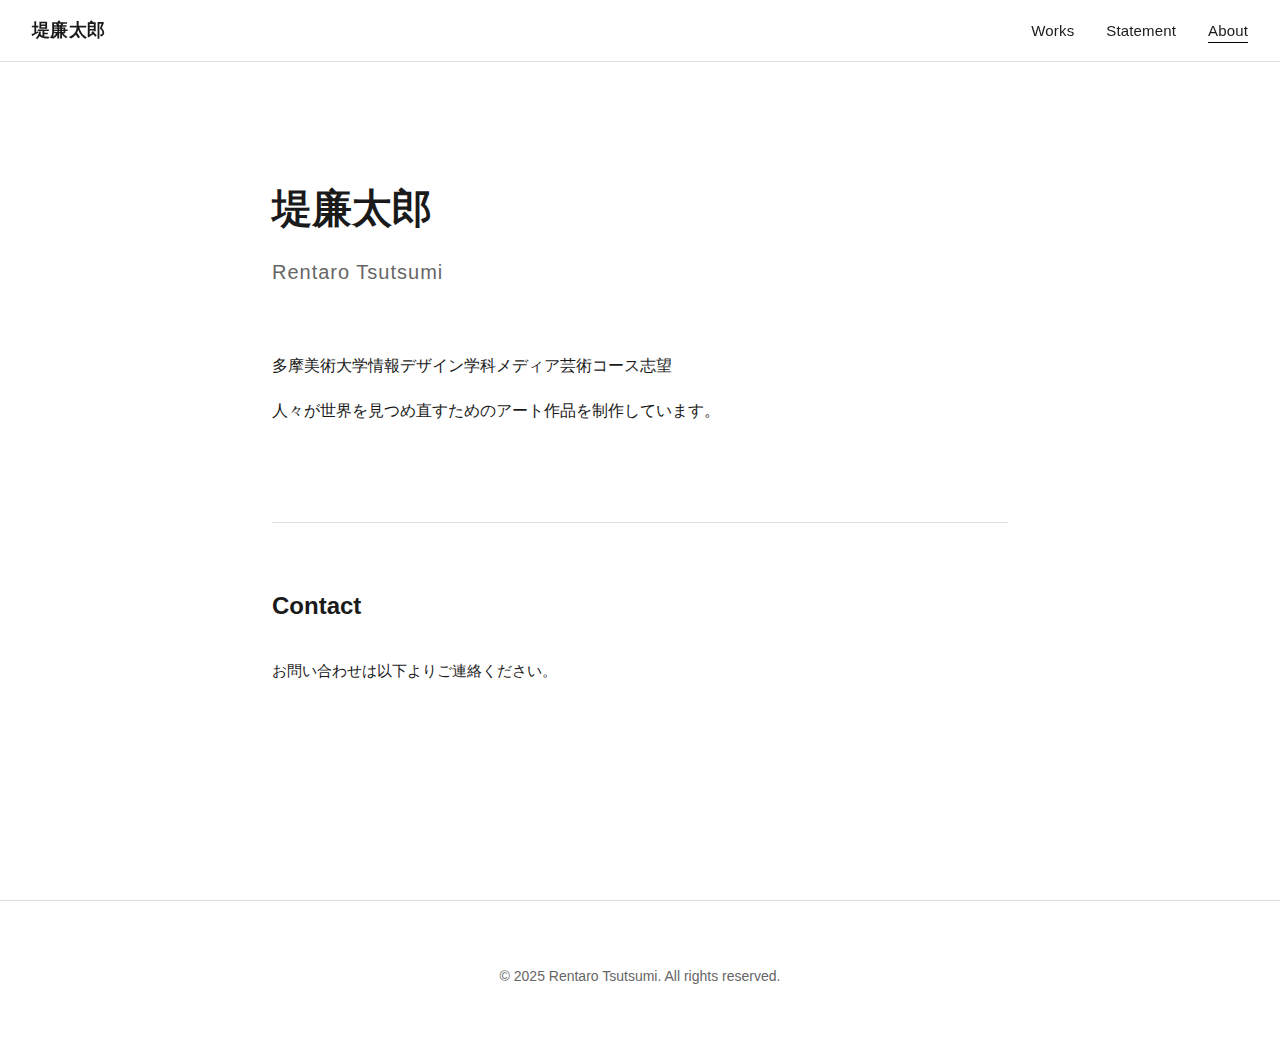
<file: about.html>
<!DOCTYPE html>
<html lang="ja">
<head>
    <meta charset="UTF-8">
    <meta name="viewport" content="width=device-width, initial-scale=1.0">
    <title>About - 堤廉太郎</title>
    <link rel="stylesheet" href="css/style.css">
</head>
<body>
    <!-- Navigation -->
    <nav class="nav">
        <div class="nav-inner">
            <a href="index.html" class="nav-logo">堤廉太郎</a>
            <ul class="nav-menu">
                <li><a href="index.html">Works</a></li>
                <li><a href="statement.html">Statement</a></li>
                <li><a href="about.html" class="active">About</a></li>
            </ul>
        </div>
    </nav>

    <!-- About -->
    <main class="about-page">
        <div class="about-container">
            <section class="about-content">
                <h1>堤廉太郎</h1>
                <p class="about-name-en">Rentaro Tsutsumi</p>
                
                <div class="about-text">
                    <p>多摩美術大学情報デザイン学科メディア芸術コース志望</p>
                    <p>人々が世界を見つめ直すためのアート作品を制作しています。</p>
                </div>

                <!-- 連絡先（必要に応じて追加） -->
                <div class="about-contact">
                    <h2>Contact</h2>
                    <p>お問い合わせは以下よりご連絡ください。</p>
                    <!-- 
                    <p>Email: <a href="mailto:your.email@example.com">your.email@example.com</a></p>
                    <p>Instagram: <a href="https://instagram.com/your_account" target="_blank">@your_account</a></p>
                    -->
                </div>
            </section>
        </div>
    </main>

    <footer class="footer">
        <p>&copy; 2025 Rentaro Tsutsumi. All rights reserved.</p>
    </footer>

    <script src="js/main.js"></script>
</body>
</html>
</file>
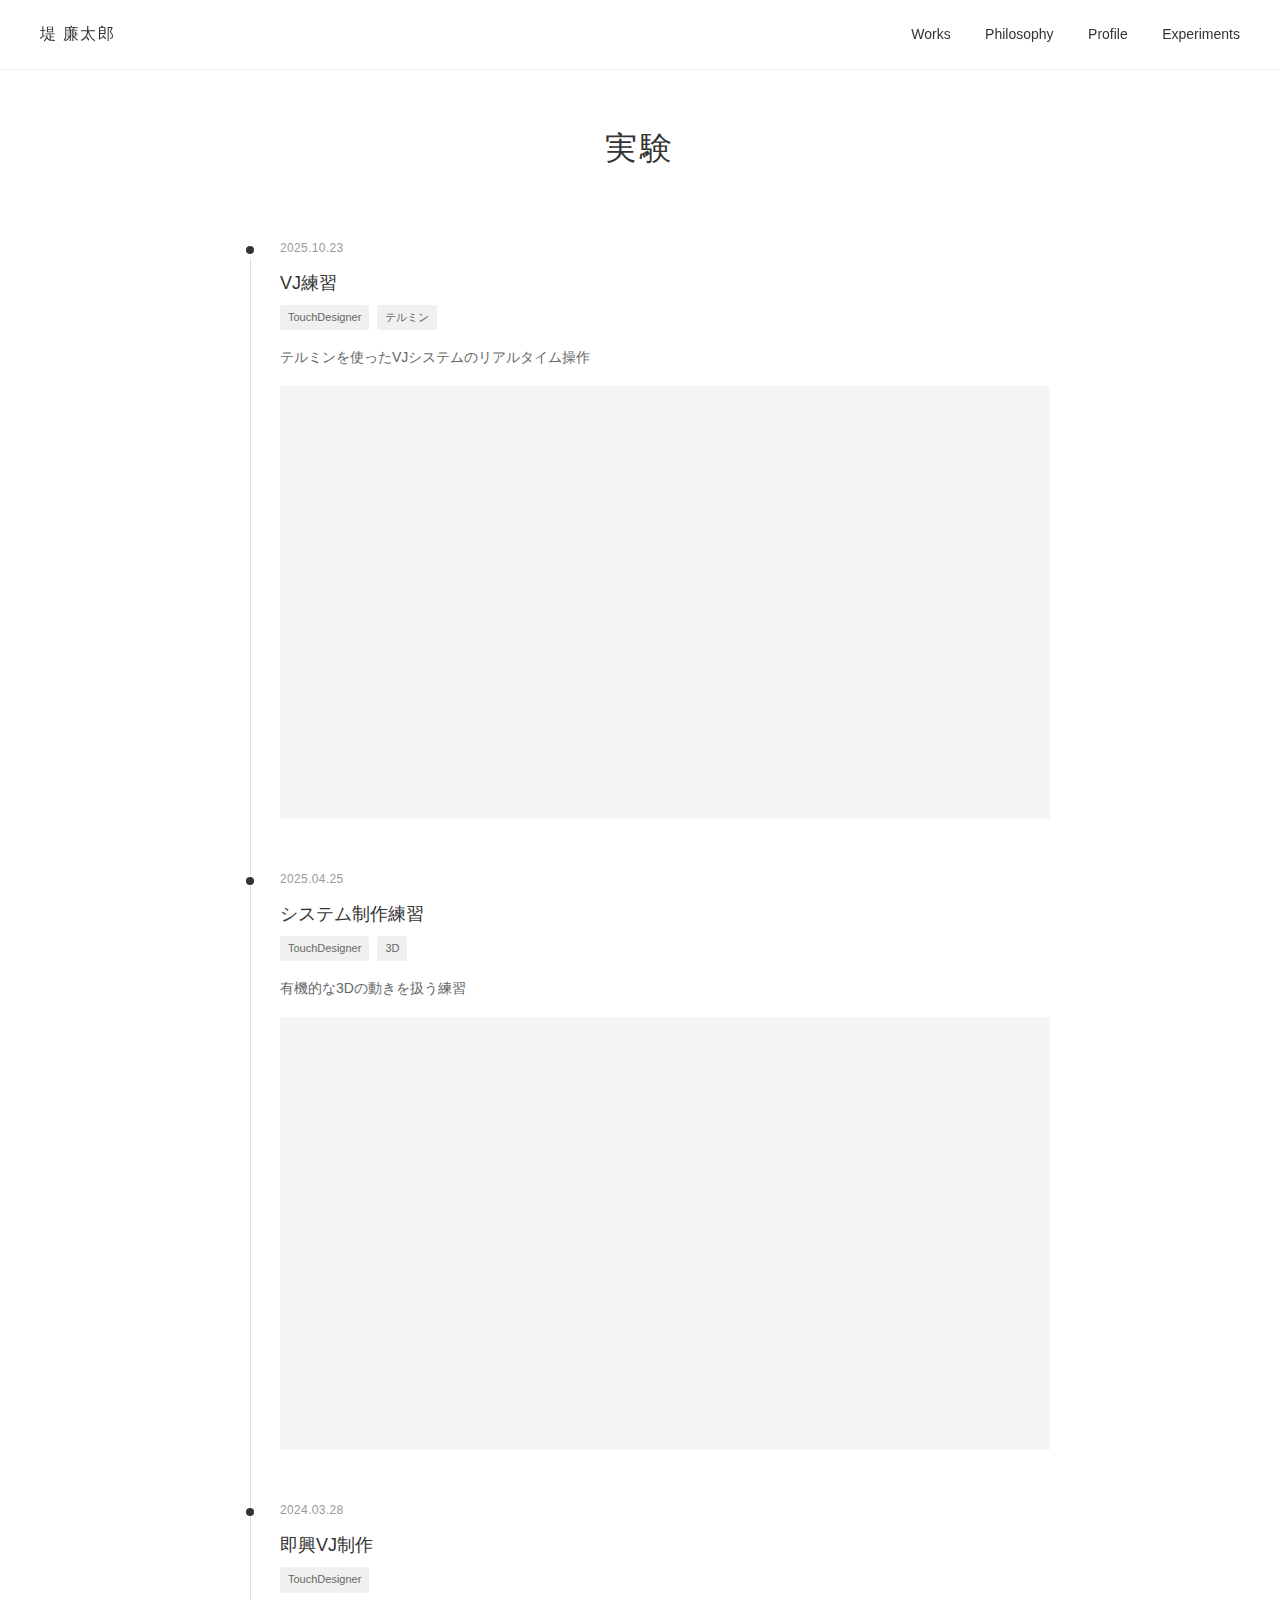
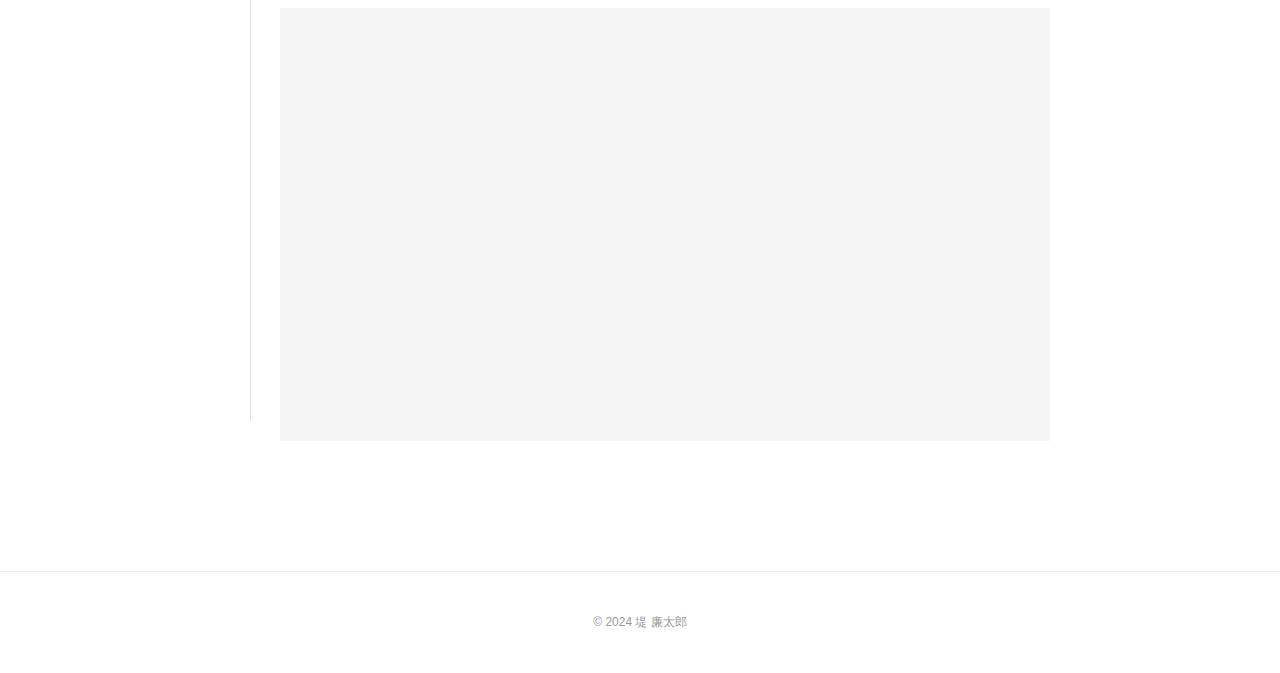
<file: experiments.html>
<!DOCTYPE html>
<html lang="ja">
<head>
    <meta charset="UTF-8">
    <meta name="viewport" content="width=device-width, initial-scale=1.0">
    <title>実験 - 堤 廉太郎</title>
    <style>
        * {
            margin: 0;
            padding: 0;
            box-sizing: border-box;
        }
        
        body {
            font-family: "游ゴシック", "Yu Gothic", sans-serif;
            color: #333;
            background: #fff;
            line-height: 1.8;
        }
        
        /* ヘッダー */
        header {
            position: fixed;
            top: 0;
            left: 0;
            right: 0;
            background: rgba(255, 255, 255, 0.95);
            backdrop-filter: blur(10px);
            z-index: 100;
            padding: 20px 40px;
            border-bottom: 1px solid #f0f0f0;
        }
        
        .header-content {
            max-width: 1400px;
            margin: 0 auto;
            display: flex;
            justify-content: space-between;
            align-items: center;
        }
        
        .logo {
            font-size: 16px;
            letter-spacing: 0.08em;
            font-weight: normal;
            text-decoration: none;
            color: #333;
        }
        
        nav a {
            text-decoration: none;
            color: #333;
            font-size: 14px;
            margin-left: 30px;
            transition: opacity 0.3s ease;
        }
        
        nav a:hover {
            opacity: 0.6;
        }
        
        /* メインコンテンツ */
        .experiments-container {
            max-width: 900px;
            margin: 0 auto;
            padding: 120px 40px 80px;
        }
        
        .experiments-title {
            font-size: 32px;
            font-weight: normal;
            text-align: center;
            margin-bottom: 60px;
            letter-spacing: 0.1em;
        }
        
        /* 実験ログ */
        .experiment-log {
            position: relative;
        }
        
        /* タイムライン線 */
        .experiment-log::before {
            content: '';
            position: absolute;
            left: 20px;
            top: 20px;
            bottom: 20px;
            width: 1px;
            background: #e0e0e0;
        }
        
        /* 各実験項目 */
        .experiment-entry {
            position: relative;
            margin-bottom: 50px;
            padding-left: 50px;
        }
        
        .experiment-entry::before {
            content: '';
            position: absolute;
            left: 16px;
            top: 8px;
            width: 8px;
            height: 8px;
            background: #333;
            border-radius: 50%;
        }
        
        .experiment-date {
            font-size: 12px;
            color: #999;
            margin-bottom: 8px;
            letter-spacing: 0.03em;
        }
        
        .experiment-title-small {
            font-size: 18px;
            font-weight: 500;
            margin-bottom: 5px;
        }
        
        .experiment-tags {
            display: flex;
            gap: 8px;
            margin-bottom: 15px;
            flex-wrap: wrap;
        }
        
        .experiment-tag {
            font-size: 11px;
            padding: 3px 8px;
            background: #f0f0f0;
            color: #666;
            border-radius: 2px;
        }
        
        .experiment-description {
            font-size: 14px;
            line-height: 1.8;
            color: #666;
            margin-bottom: 15px;
        }
        
        /* YouTube埋め込み */
        .experiment-video {
            position: relative;
            padding-bottom: 56.25%; /* 16:9 */
            height: 0;
            overflow: hidden;
            margin-bottom: 15px;
            background: #f5f5f5;
        }
        
        .experiment-video iframe {
            position: absolute;
            top: 0;
            left: 0;
            width: 100%;
            height: 100%;
            border: none;
        }
        
        /* フッター */
        footer {
            text-align: center;
            padding: 40px 20px;
            font-size: 12px;
            color: #999;
            border-top: 1px solid #f0f0f0;
        }
        
        /* レスポンシブ */
        @media (max-width: 768px) {
            header {
                padding: 15px 20px;
            }
            
            .header-content {
                flex-direction: column;
                align-items: flex-start;
            }
            
            nav {
                margin-top: 10px;
            }
            
            nav a {
                margin-left: 0;
                margin-right: 20px;
                font-size: 13px;
            }
            
            .experiments-container {
                padding: 100px 20px 60px;
            }
            
            .experiments-title {
                font-size: 28px;
            }
            
            .experiment-entry {
                padding-left: 35px;
            }
            
            .experiment-log::before {
                left: 12px;
            }
            
            .experiment-entry::before {
                left: 8px;
            }
        }
    </style>
</head>
<body>
    <header>
        <div class="header-content">
            <a href="index.html" class="logo">堤 廉太郎</a>
            <nav>
                <a href="index.html#works">Works</a>
                <a href="philosophy.html">Philosophy</a>
                <a href="profile.html">Profile</a>
                <a href="experiments.html">Experiments</a>
            </nav>
        </div>
    </header>
    
    <div class="experiments-container">
        <h1 class="experiments-title">実験</h1>
        
        <div class="experiment-log">
            <!-- 2025年10月23日 -->
            <div class="experiment-entry">
                <div class="experiment-date">2025.10.23</div>
                <h3 class="experiment-title-small">VJ練習</h3>
                <div class="experiment-tags">
                    <span class="experiment-tag">TouchDesigner</span>
                    <span class="experiment-tag">テルミン</span>
                </div>
                <p class="experiment-description">
                    テルミンを使ったVJシステムのリアルタイム操作
                </p>
                <div class="experiment-video">
                    <iframe 
                        src="https://www.youtube.com/embed/krsCOWulGJg"
                        title="VJ練習 2025/10/23"
                        allow="accelerometer; autoplay; clipboard-write; encrypted-media; gyroscope; picture-in-picture; web-share"
                        allowfullscreen>
                    </iframe>
                </div>
            </div>
            
            <!-- 2025年4月25日 -->
            <div class="experiment-entry">
                <div class="experiment-date">2025.04.25</div>
                <h3 class="experiment-title-small">システム制作練習</h3>
                <div class="experiment-tags">
                    <span class="experiment-tag">TouchDesigner</span>
                    <span class="experiment-tag">3D</span>
                </div>
                <p class="experiment-description">
                    有機的な3Dの動きを扱う練習
                </p>
                <div class="experiment-video">
                    <iframe 
                        src="https://www.youtube.com/embed/wExhJTgvjeE"
                        title="システム制作練習 2025/04/25"
                        allow="accelerometer; autoplay; clipboard-write; encrypted-media; gyroscope; picture-in-picture; web-share"
                        allowfullscreen>
                    </iframe>
                </div>
            </div>
            
            <!-- 2024年3月28日 -->
            <div class="experiment-entry">
                <div class="experiment-date">2024.03.28</div>
                <h3 class="experiment-title-small">即興VJ制作</h3>
                <div class="experiment-tags">
                    <span class="experiment-tag">TouchDesigner</span>
                </div>
                <p class="experiment-description"></p>
                <div class="experiment-video">
                    <iframe 
                        src="https://www.youtube.com/embed/PqQ6ZWfUPAM"
                        title="即興VJ制作 2024/03/28"
                        allow="accelerometer; autoplay; clipboard-write; encrypted-media; gyroscope; picture-in-picture; web-share"
                        allowfullscreen>
                    </iframe>
                </div>
            </div>
        </div>
    </div>
    
    <footer>
        <p>© 2024 堤 廉太郎</p>
    </footer>
</body>
</html>
</file>
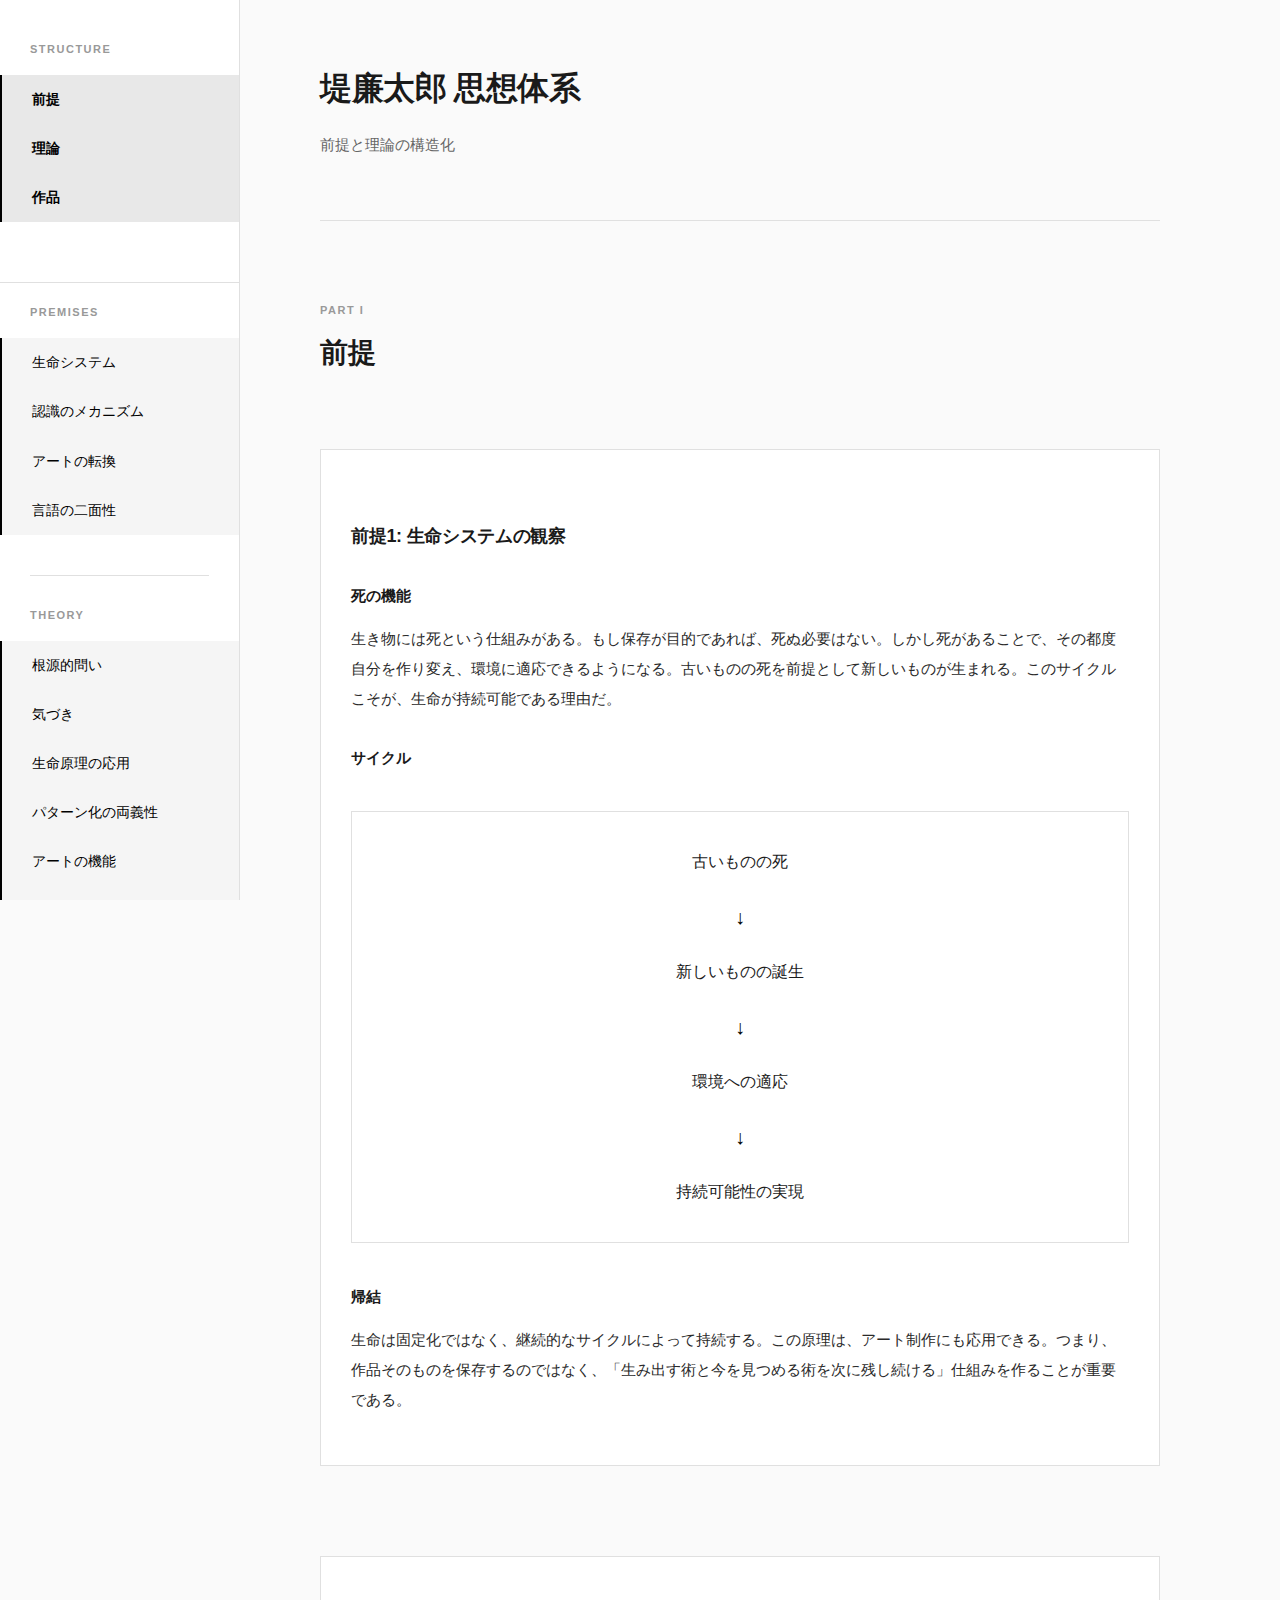
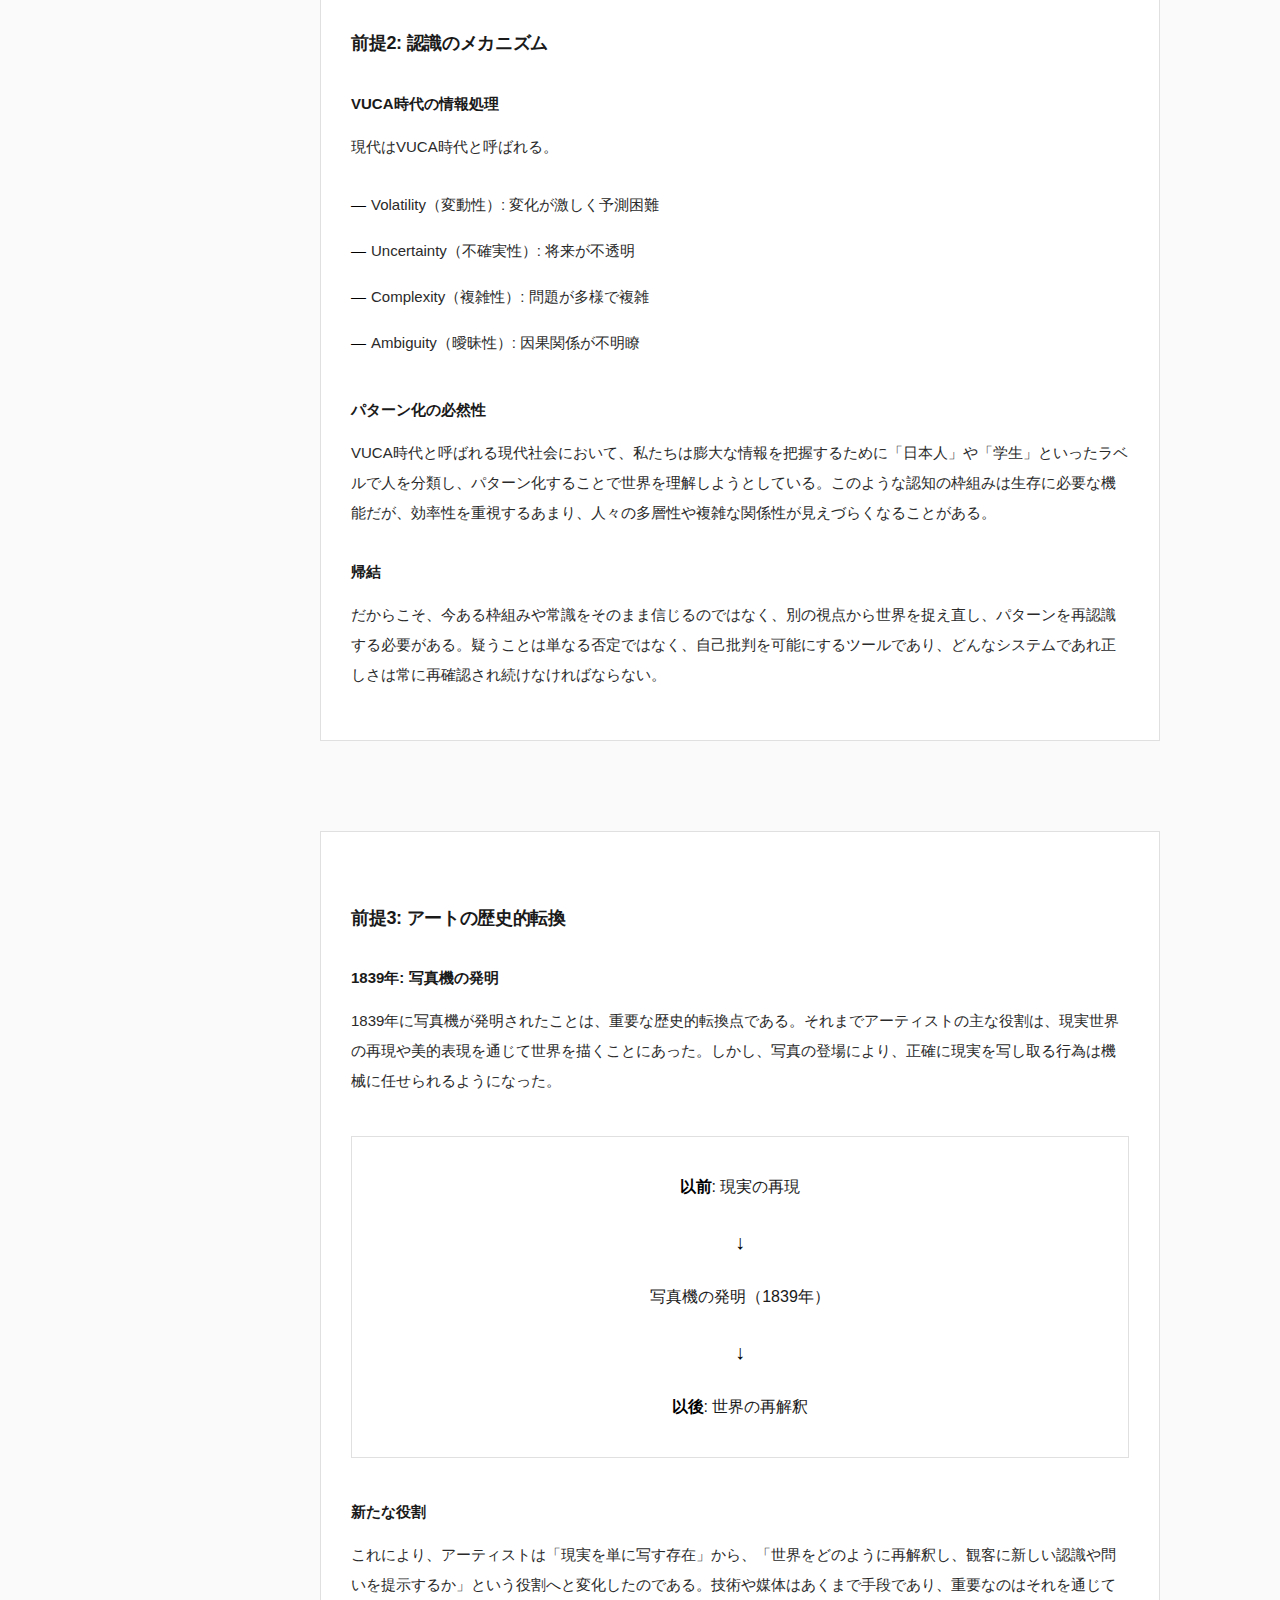
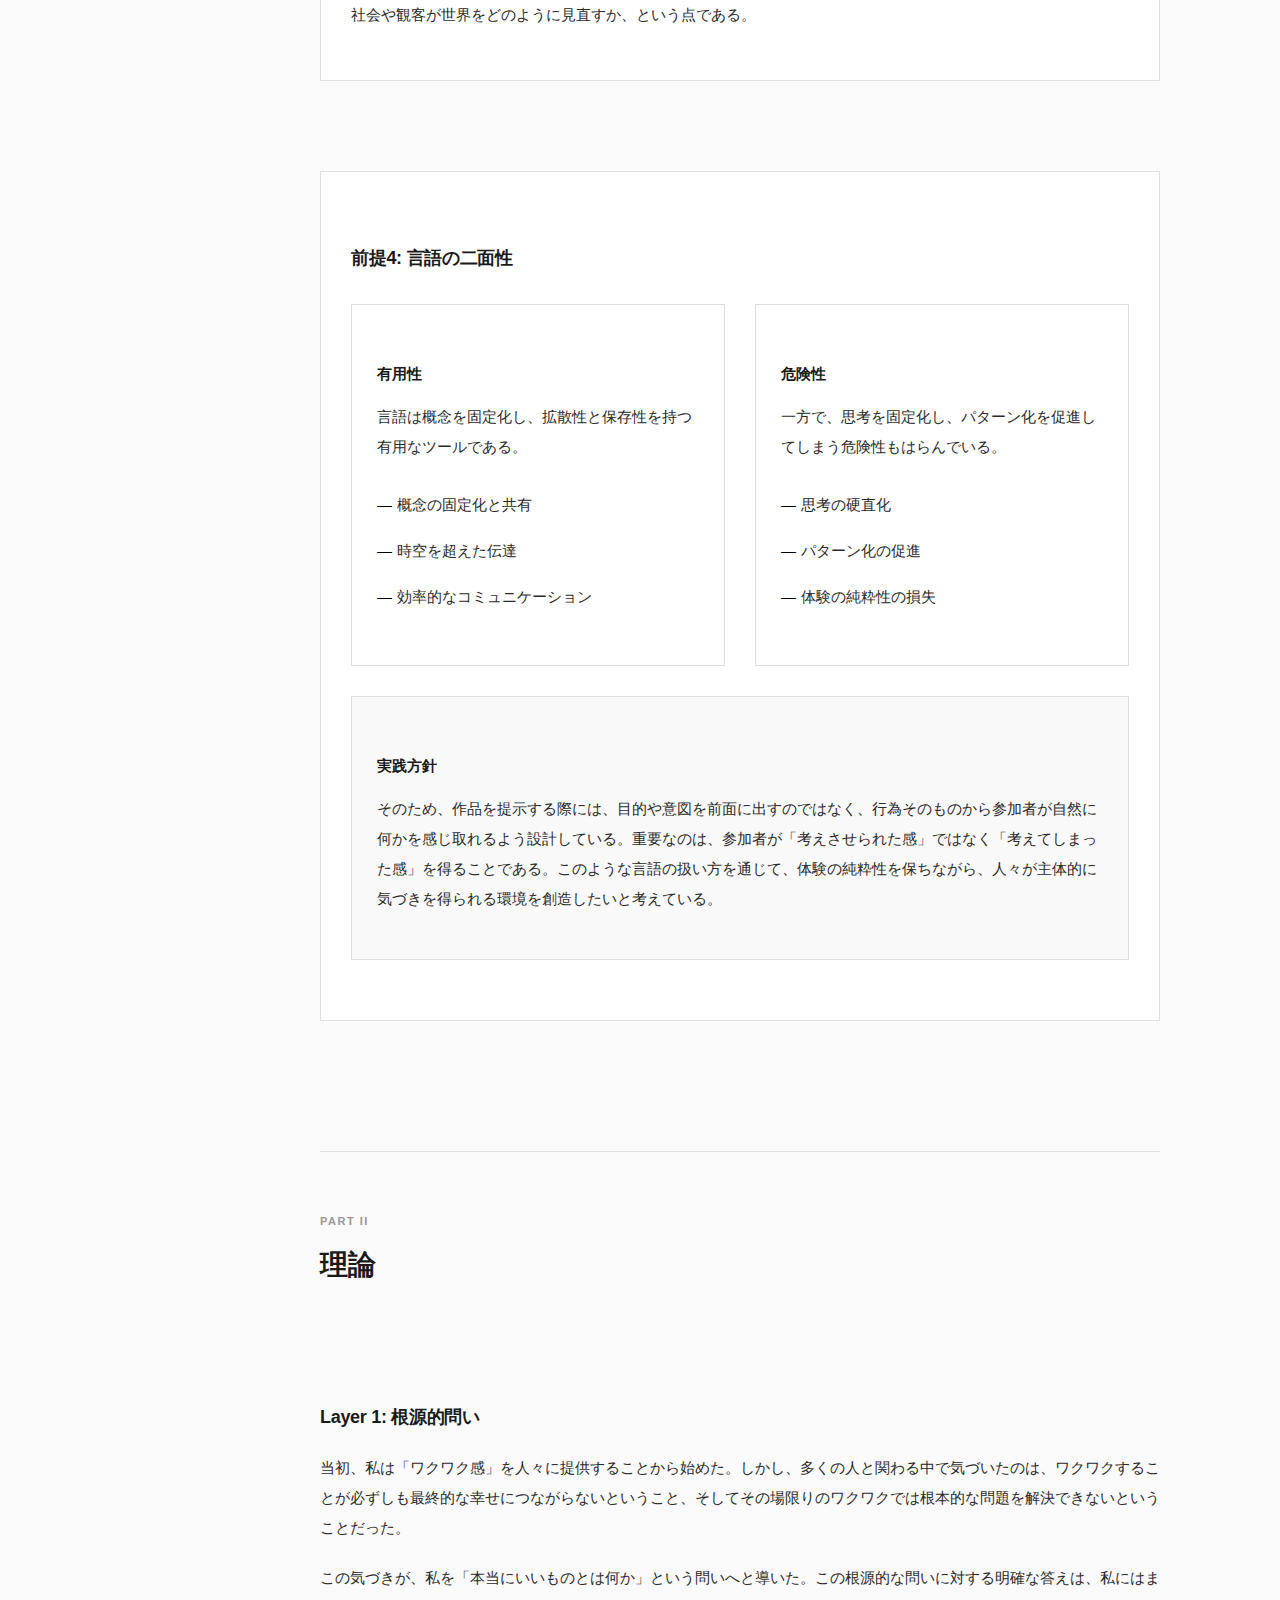
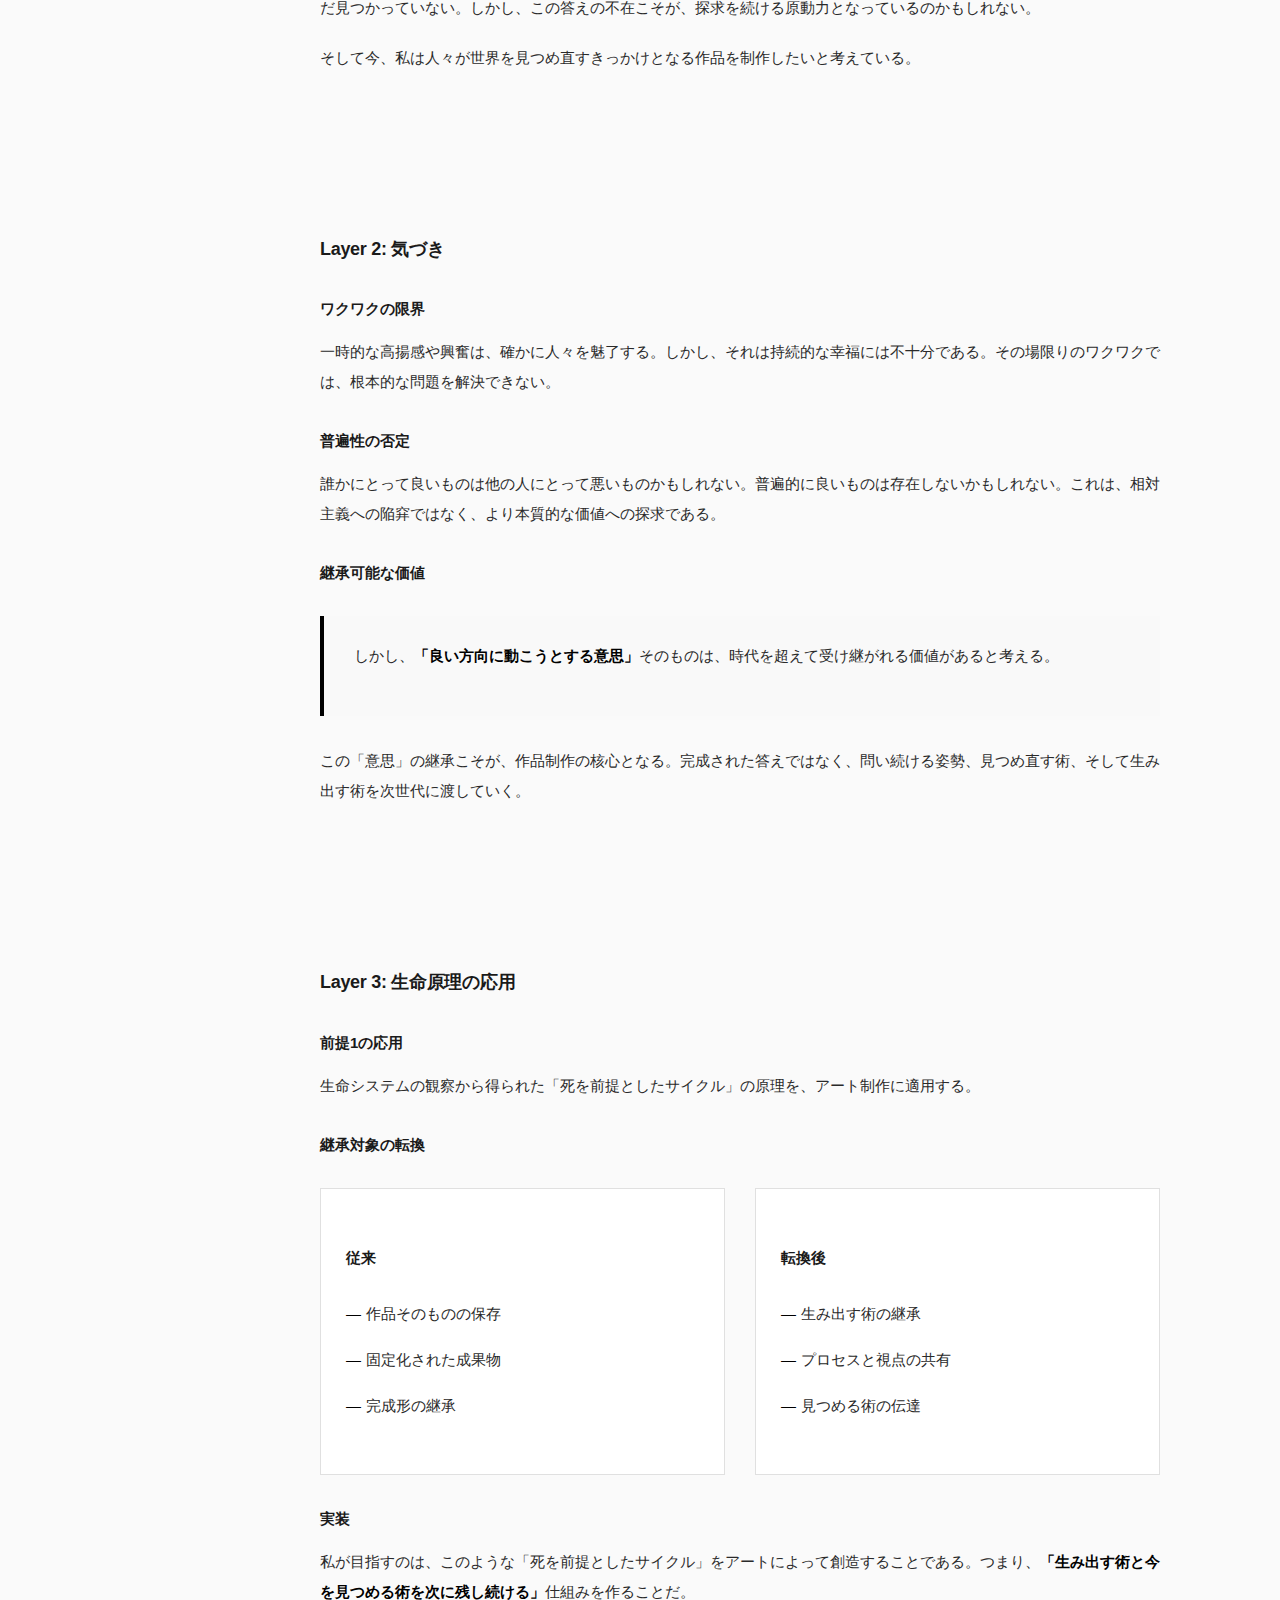
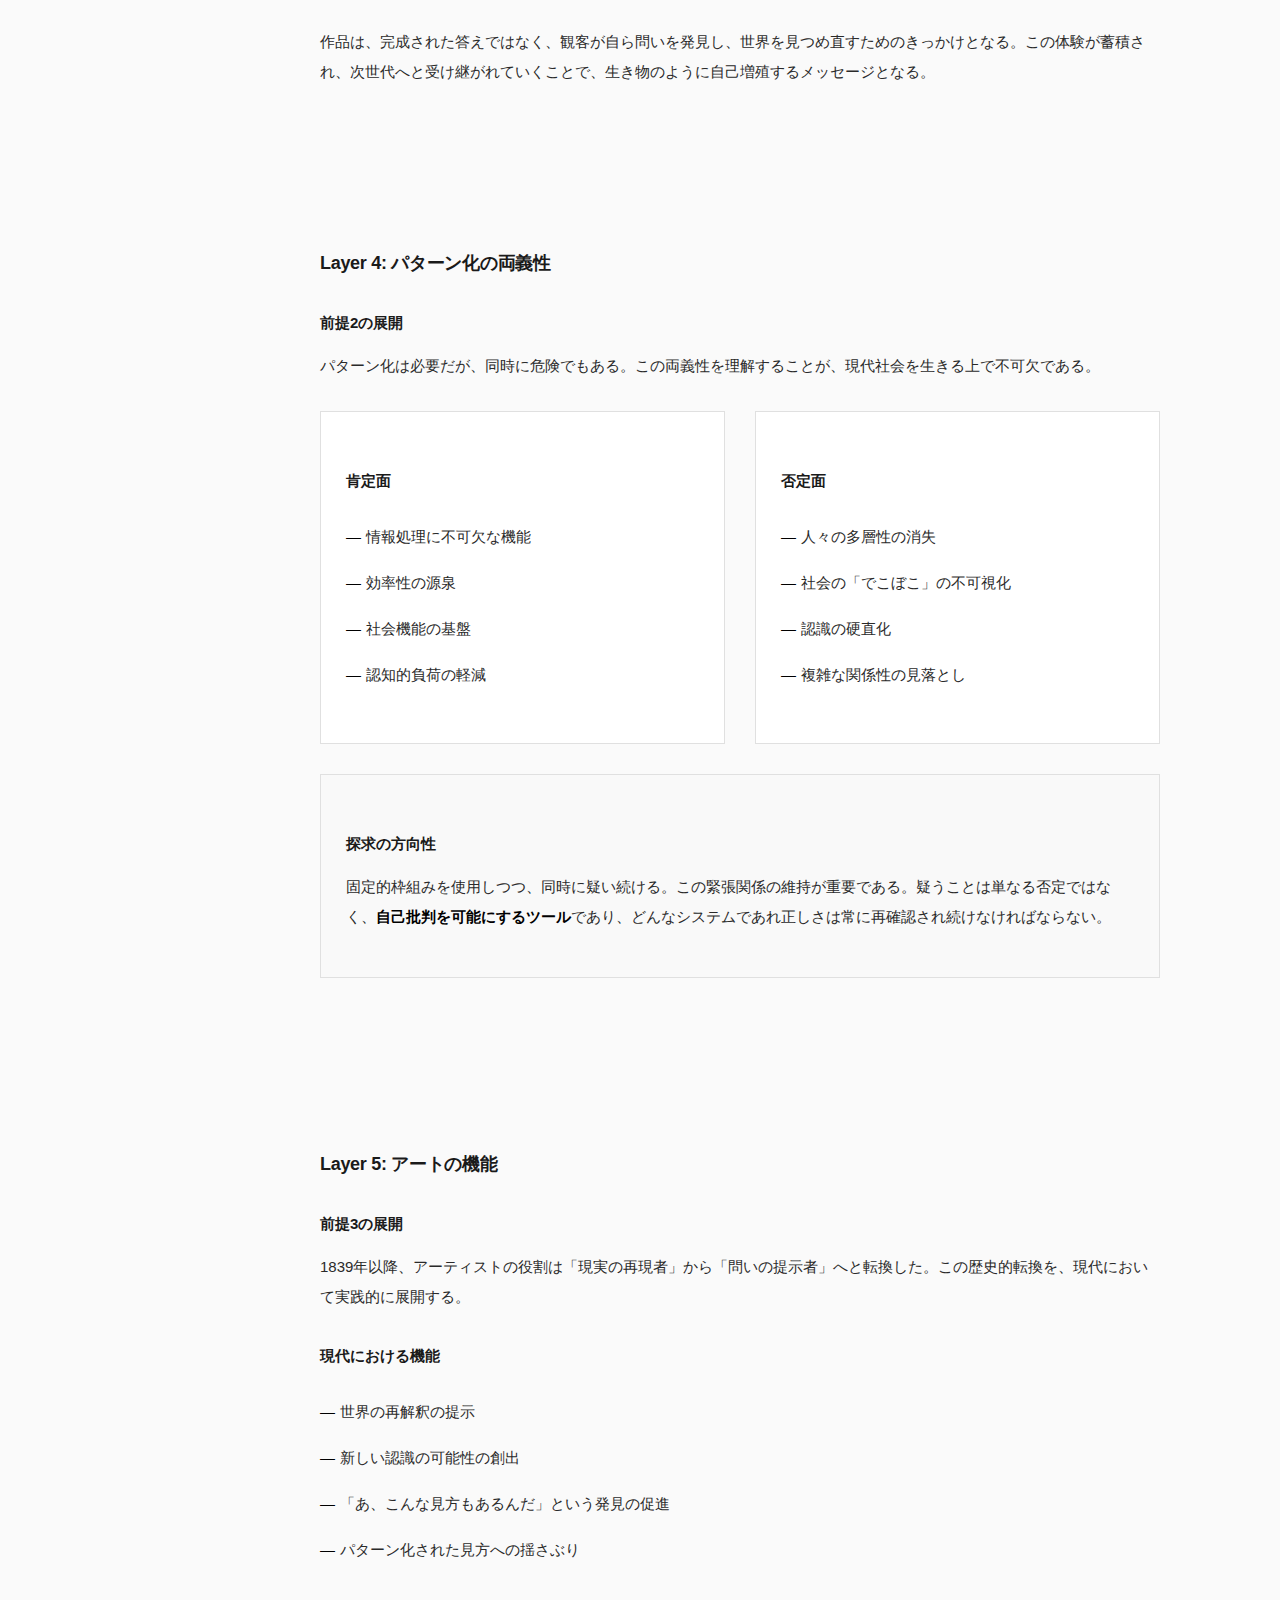
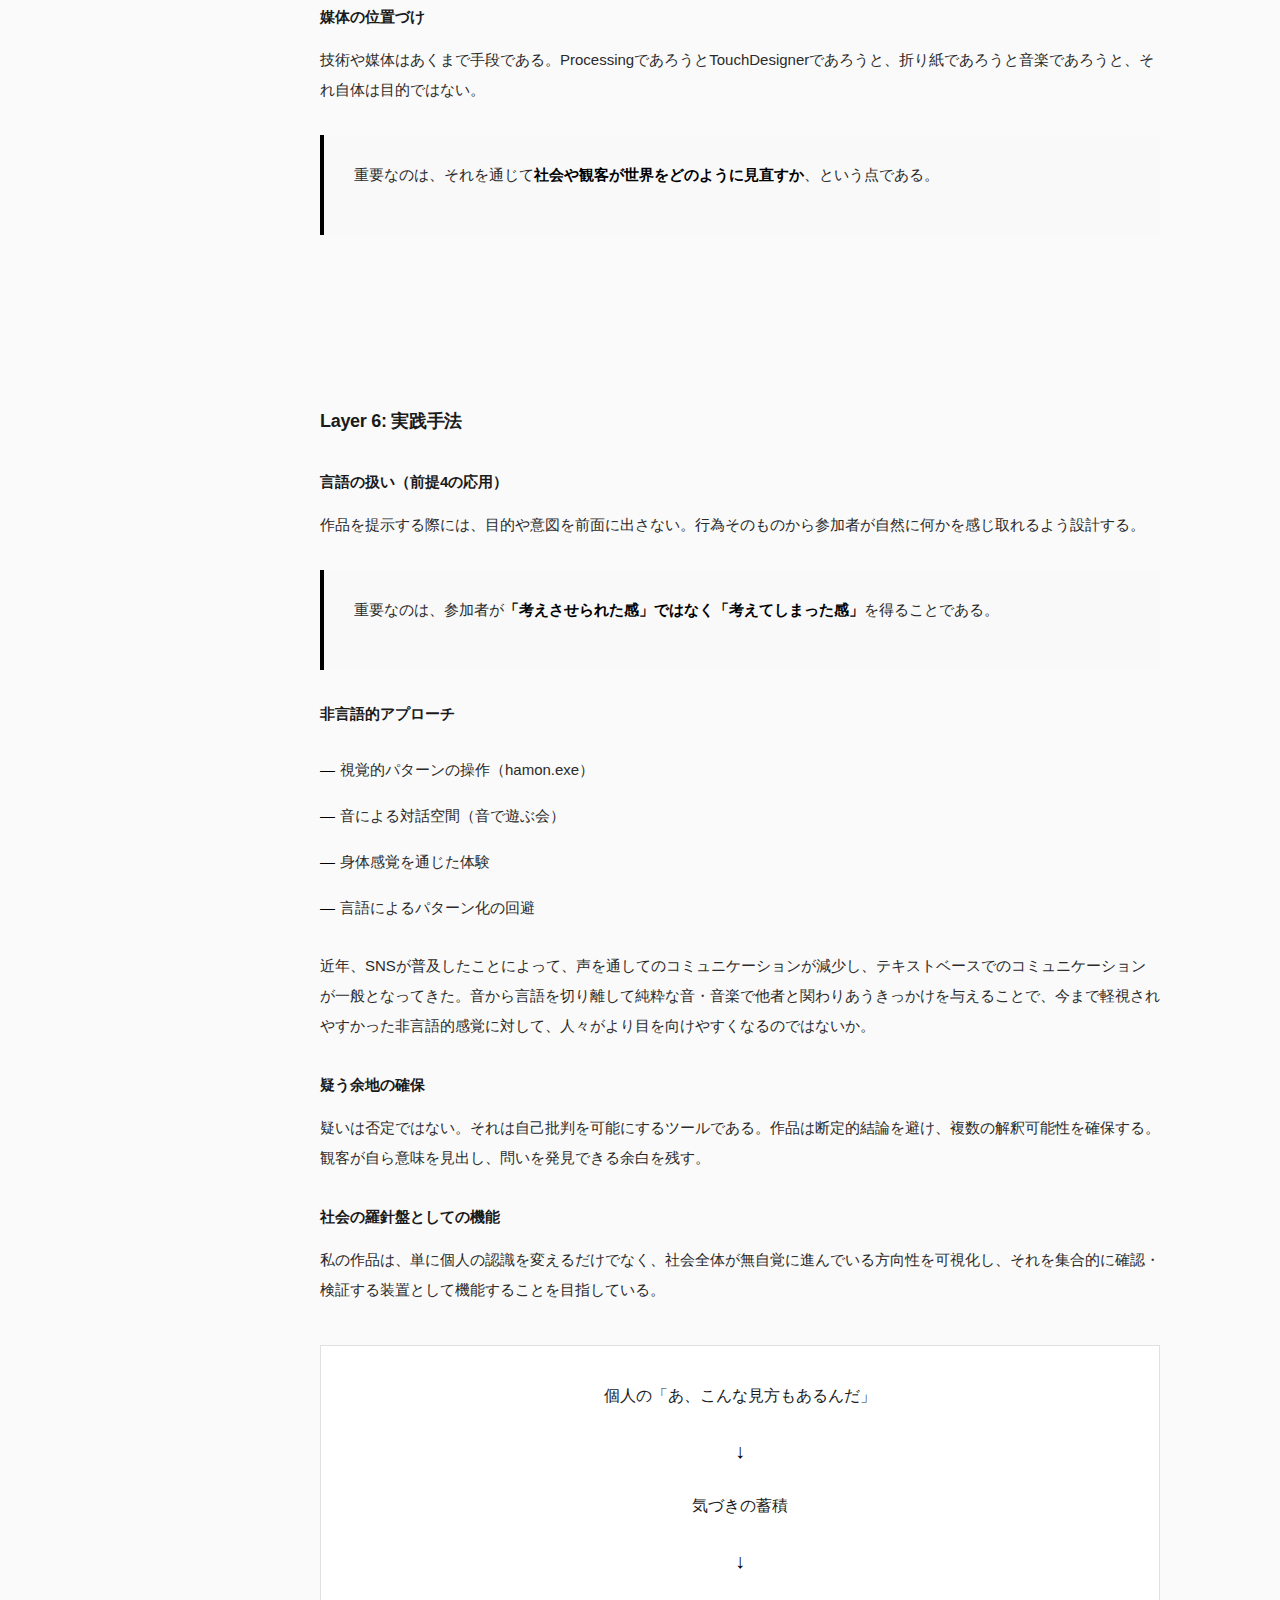
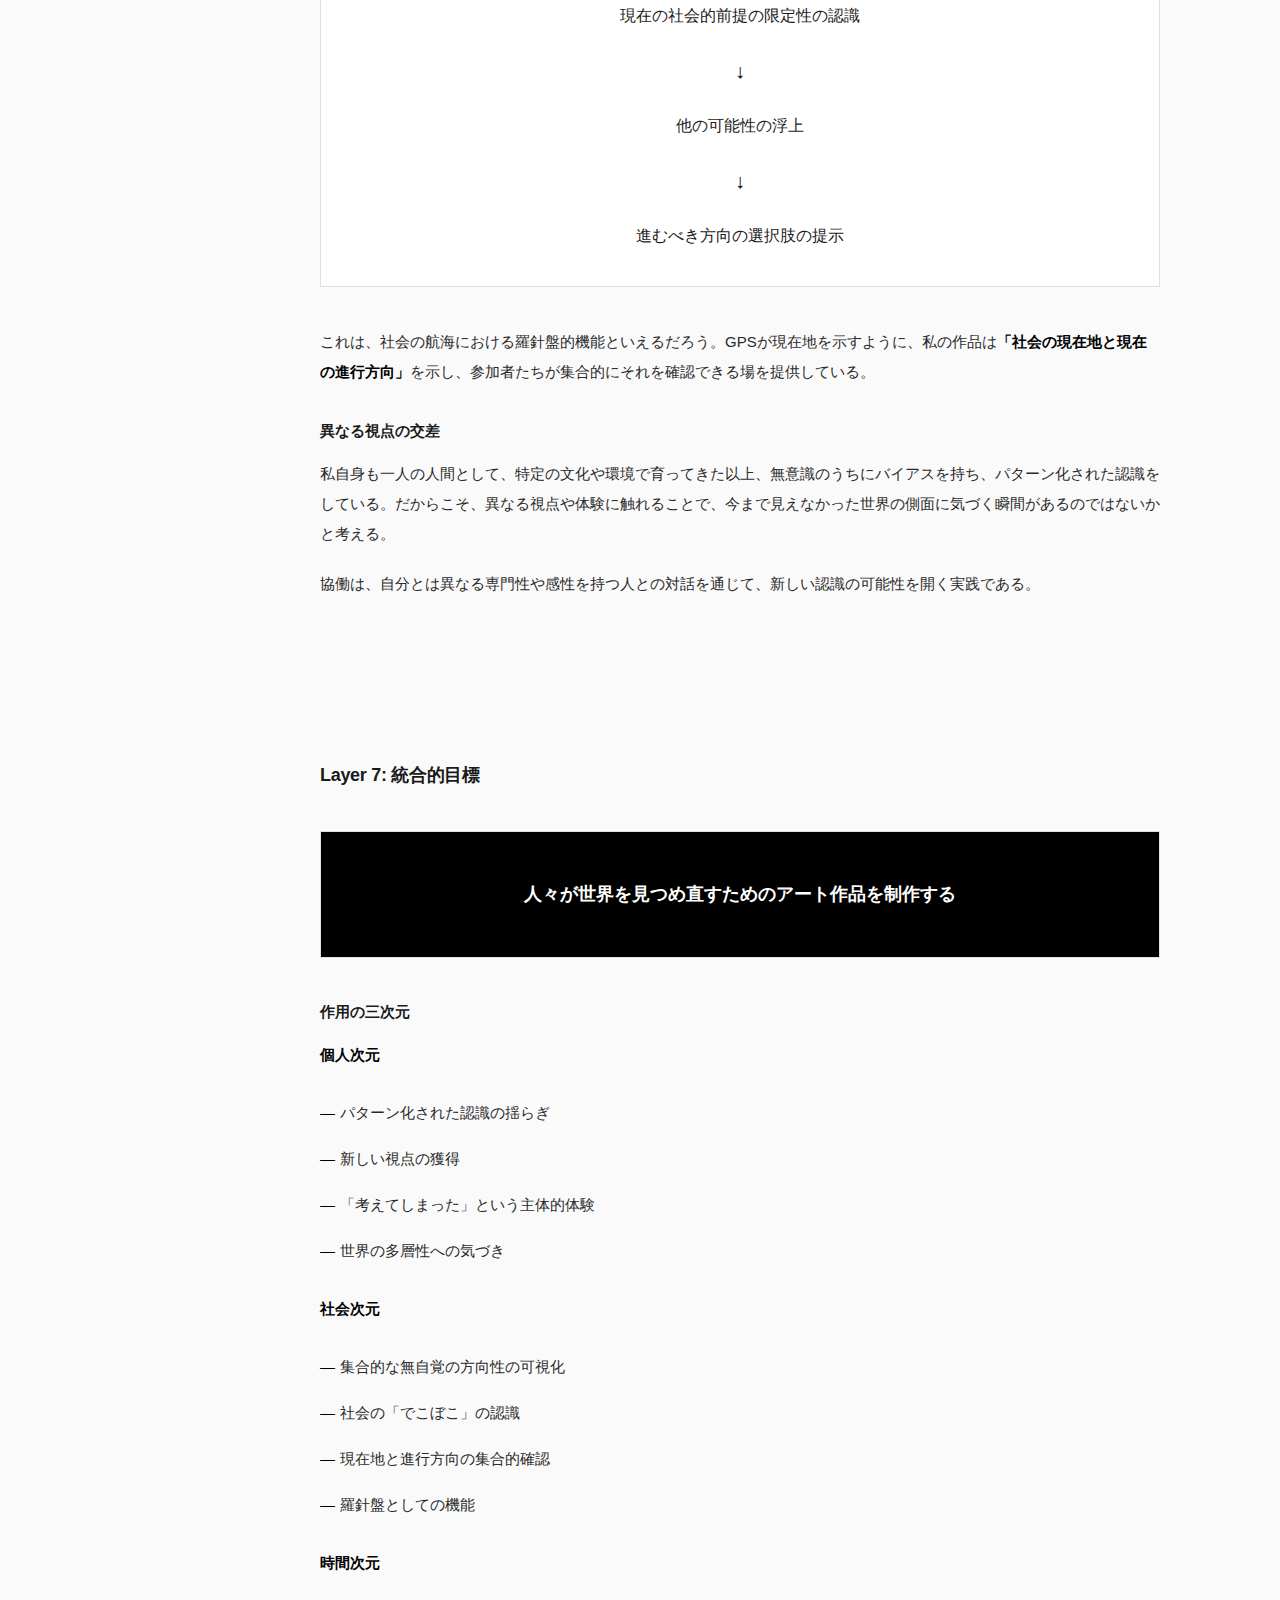
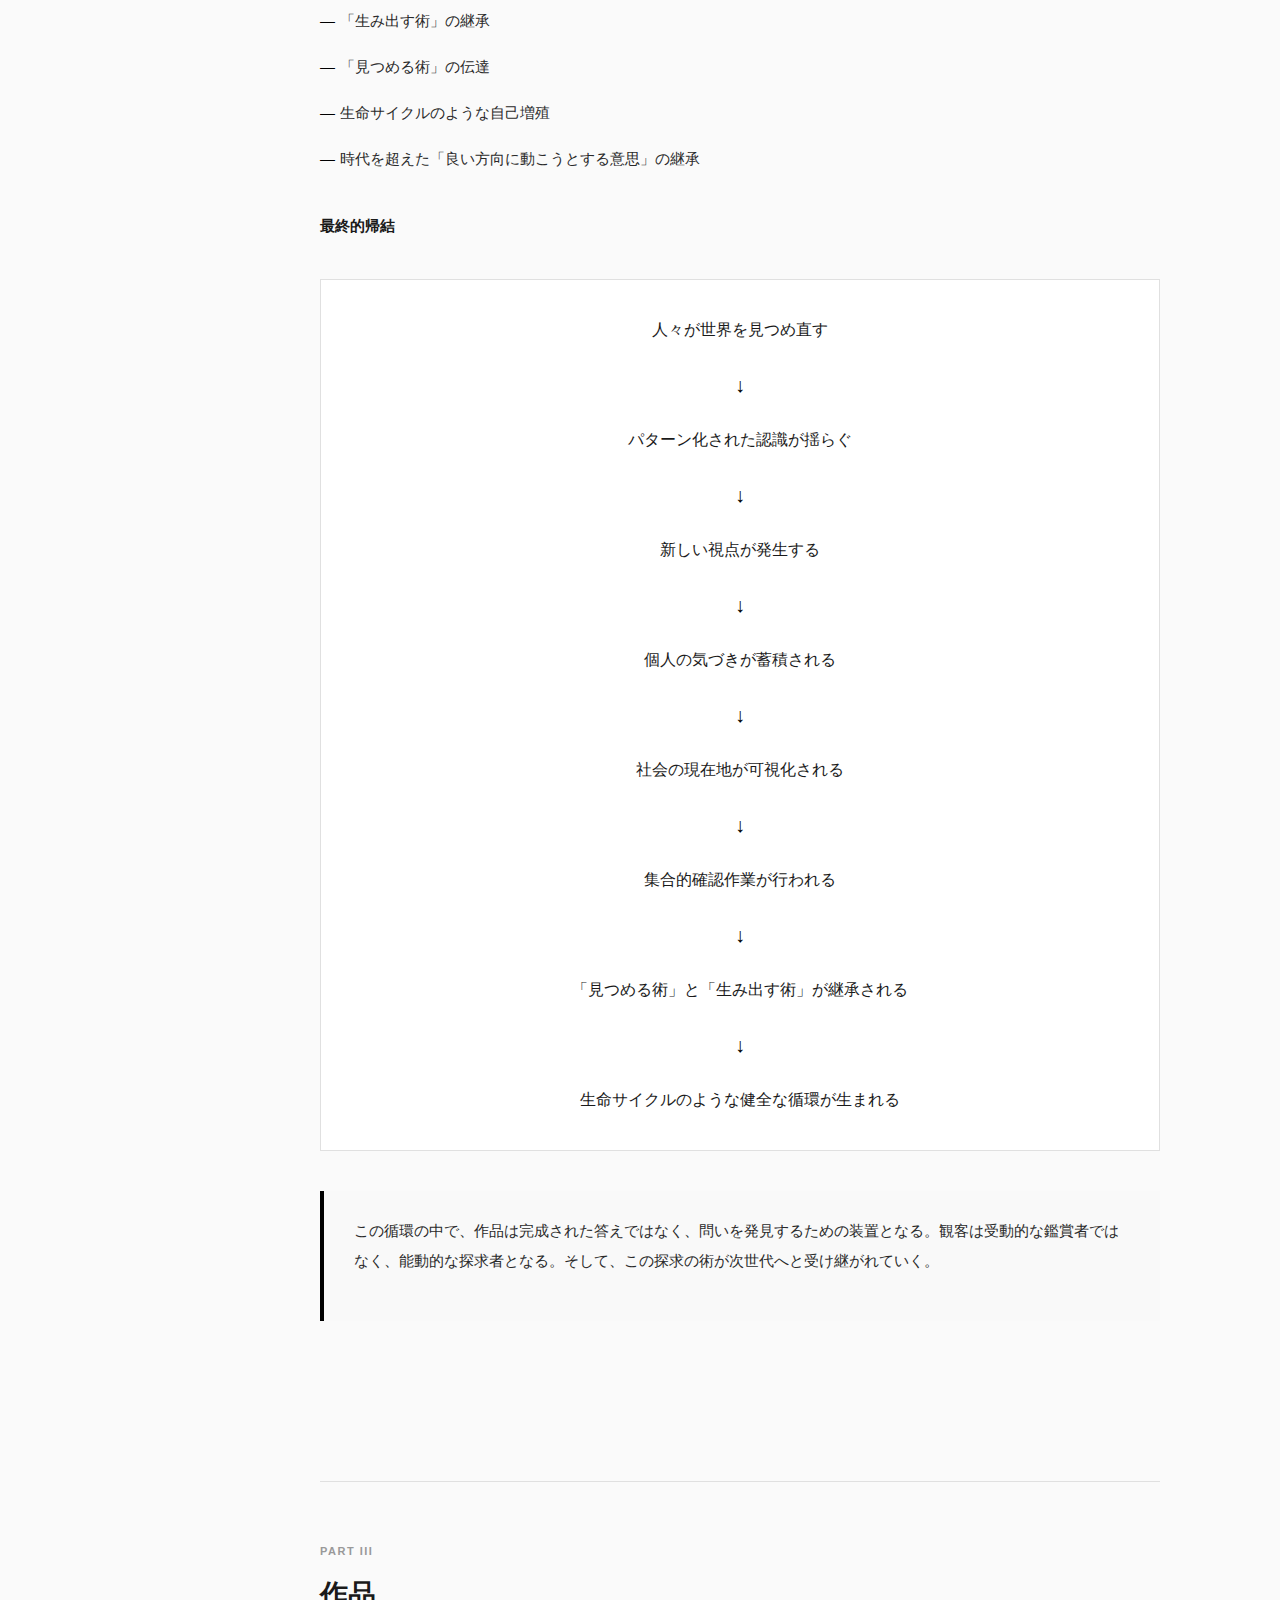
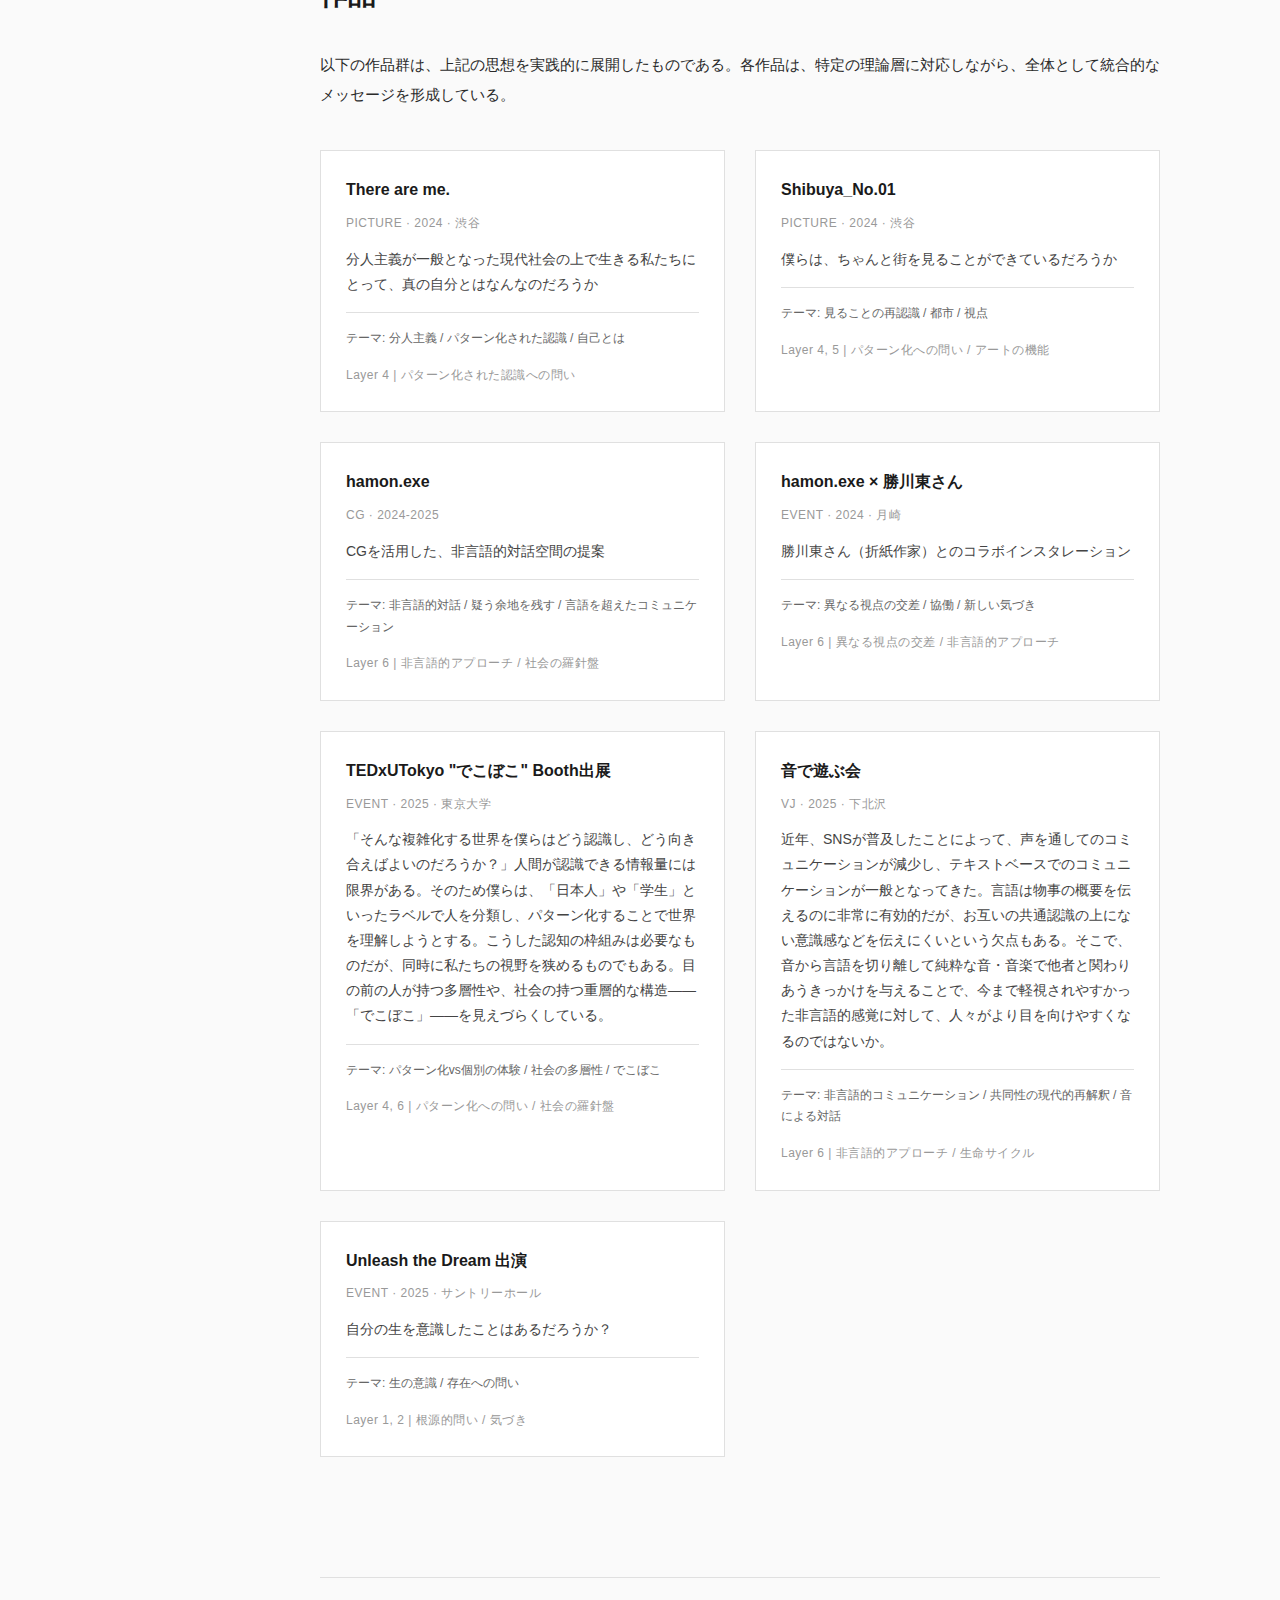
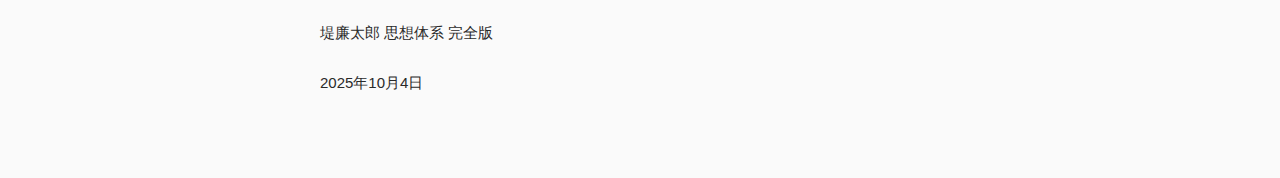
<file: phillosophy.html>
<!DOCTYPE html>
<html lang="ja">
<head>
    <meta charset="UTF-8">
    <meta name="viewport" content="width=device-width, initial-scale=1.0">
    <title>堤廉太郎 思想体系</title>
    <style>
        * {
            margin: 0;
            padding: 0;
            box-sizing: border-box;
        }
        
        body {
            font-family: 'Hiragino Kaku Gothic ProN', 'Noto Sans JP', -apple-system, sans-serif;
            background: #fafafa;
            color: #1a1a1a;
            line-height: 1.8;
        }
        
        /* ナビゲーション */
        nav {
            position: fixed;
            left: 0;
            top: 0;
            width: 240px;
            height: 100vh;
            background: white;
            border-right: 1px solid #e0e0e0;
            overflow-y: auto;
            z-index: 100;
            display: flex;
            flex-direction: column;
        }
        
        /* STRUCTUREセクションを固定 */
        .nav-structure {
            position: sticky;
            top: 0;
            background: white;
            z-index: 10;
            padding: 40px 0 20px 0;
            border-bottom: 1px solid #e0e0e0;
        }
        
        .nav-details {
            flex: 1;
            overflow-y: auto;
            padding: 20px 0 40px 0;
        }
        
        .nav-section {
            margin-bottom: 40px;
        }
        
        .nav-label {
            font-size: 11px;
            letter-spacing: 1.5px;
            text-transform: uppercase;
            color: #999;
            font-weight: 600;
            padding: 0 30px;
            margin-bottom: 15px;
        }
        
        .nav-item {
            padding: 12px 30px;
            color: #666;
            cursor: pointer;
            font-size: 14px;
            transition: all 0.2s;
            border-left: 2px solid transparent;
        }
        
        .nav-item:hover {
            color: #000;
            background: #f5f5f5;
        }
        
        .nav-item.active {
            color: #000;
            border-left-color: #000;
            background: #f5f5f5;
        }
        
        /* STRUCTUREセクションのアクティブ状態 */
        .nav-structure .nav-item.active {
            background: #e8e8e8;
            font-weight: 600;
        }
        
        /* セクション間の区切り */
        .nav-section-divider {
            height: 1px;
            background: #e0e0e0;
            margin: 30px 30px;
        }
        
        /* メインコンテンツ */
        main {
            margin-left: 240px;
            padding: 60px 80px;
            max-width: 1000px;
        }
        
        /* ヘッダー */
        header {
            margin-bottom: 80px;
            padding-bottom: 40px;
            border-bottom: 1px solid #e0e0e0;
        }
        
        h1 {
            font-size: 32px;
            font-weight: 700;
            margin-bottom: 12px;
            letter-spacing: -0.5px;
        }
        
        .subtitle {
            font-size: 15px;
            color: #666;
            font-weight: 400;
        }
        
        /* セクション */
        section {
            margin-bottom: 100px;
        }
        
        .section-type {
            font-size: 11px;
            letter-spacing: 1.5px;
            text-transform: uppercase;
            color: #999;
            font-weight: 600;
            margin-bottom: 8px;
        }
        
        h2 {
            font-size: 28px;
            font-weight: 700;
            margin-bottom: 30px;
            letter-spacing: -0.5px;
        }
        
        h3 {
            font-size: 18px;
            font-weight: 700;
            margin: 40px 0 20px 0;
            letter-spacing: -0.3px;
        }
        
        h4 {
            font-size: 15px;
            font-weight: 700;
            margin: 30px 0 15px 0;
        }
        
        /* テキスト */
        p {
            font-size: 15px;
            line-height: 2;
            margin-bottom: 20px;
            color: #2a2a2a;
        }
        
        ul, ol {
            margin: 20px 0;
            padding-left: 0;
            list-style: none;
        }
        
        li {
            font-size: 15px;
            line-height: 2;
            padding: 8px 0;
            padding-left: 20px;
            position: relative;
            color: #2a2a2a;
        }
        
        li::before {
            content: '—';
            position: absolute;
            left: 0;
            color: #000;
        }
        
        /* ボックス */
        .premise-box {
            background: white;
            border: 1px solid #e0e0e0;
            padding: 30px;
            margin: 30px 0;
        }
        
        .theory-box {
            margin: 40px 0;
            padding: 30px 0;
        }
        
        /* 前提セクション */
        .premise-grid {
            display: grid;
            gap: 30px;
            margin: 40px 0;
        }
        
        /* 対比構造 */
        .dialectic {
            display: grid;
            grid-template-columns: 1fr 1fr;
            gap: 30px;
            margin: 30px 0;
        }
        
        .dialectic-item {
            background: white;
            border: 1px solid #e0e0e0;
            padding: 25px;
        }
        
        .synthesis {
            grid-column: 1 / -1;
            background: #f9f9f9;
            border: 1px solid #e0e0e0;
            padding: 25px;
            margin-top: 0;
        }
        
        /* フロー図 */
        .flow {
            margin: 40px 0;
            padding: 30px;
            background: white;
            border: 1px solid #e0e0e0;
            text-align: center;
            line-height: 2.5;
        }
        
        .flow-arrow {
            display: block;
            font-size: 20px;
            color: #000;
            margin: 10px 0;
        }
        
        /* 引用スタイル */
        .quote-box {
            background: #f9f9f9;
            border-left: 4px solid #000;
            padding: 25px 30px;
            margin: 30px 0;
            font-size: 15px;
            line-height: 2;
        }
        
        /* 作品グリッド */
        .works-grid {
            display: grid;
            grid-template-columns: repeat(2, 1fr);
            gap: 30px;
            margin: 40px 0;
        }
        
        .work {
            background: white;
            border: 1px solid #e0e0e0;
            padding: 25px;
        }
        
        .work-title {
            font-size: 16px;
            font-weight: 700;
            margin-bottom: 8px;
        }
        
        .work-category {
            font-size: 12px;
            color: #999;
            text-transform: uppercase;
            letter-spacing: 0.5px;
            margin-bottom: 12px;
        }
        
        .work-description {
            font-size: 14px;
            line-height: 1.8;
            color: #444;
            margin-bottom: 12px;
        }
        
        .work-themes {
            font-size: 12px;
            color: #666;
            margin-top: 15px;
            padding-top: 15px;
            border-top: 1px solid #e0e0e0;
        }
        
        .work-layers {
            margin-top: 15px;
            font-size: 12px;
            color: #999;
            letter-spacing: 0.5px;
        }
        
        /* 強調 */
        strong {
            font-weight: 700;
            color: #000;
        }
        
        /* 区切り線 */
        hr {
            border: none;
            border-top: 1px solid #e0e0e0;
            margin: 60px 0;
        }
        
        /* レスポンシブ */
        @media (max-width: 1024px) {
            nav {
                position: static;
                width: 100%;
                height: auto;
                border-right: none;
                border-bottom: 1px solid #e0e0e0;
                padding: 30px;
            }
            
            main {
                margin-left: 0;
                padding: 40px 30px;
            }
            
            .dialectic {
                grid-template-columns: 1fr;
            }
            
            .works-grid {
                grid-template-columns: 1fr;
            }
        }
        
        /* 印刷用 */
        @media print {
            nav {
                display: none;
            }
            
            main {
                margin-left: 0;
            }
        }
    </style>
</head>
<body>
    <nav>
        <div class="nav-structure">
            <div class="nav-section">
                <div class="nav-label">Structure</div>
                <div class="nav-item" onclick="navigateTo('premises')">前提</div>
                <div class="nav-item" onclick="navigateTo('theory')">理論</div>
                <div class="nav-item" onclick="navigateTo('works')">作品</div>
            </div>
        </div>
        
        <div class="nav-details">
            <div class="nav-section">
                <div class="nav-label">Premises</div>
                <div class="nav-item" onclick="navigateTo('p1')">生命システム</div>
                <div class="nav-item" onclick="navigateTo('p2')">認識のメカニズム</div>
                <div class="nav-item" onclick="navigateTo('p3')">アートの転換</div>
                <div class="nav-item" onclick="navigateTo('p4')">言語の二面性</div>
            </div>
            
            <div class="nav-section-divider"></div>
            
            <div class="nav-section">
                <div class="nav-label">Theory</div>
                <div class="nav-item" onclick="navigateTo('t1')">根源的問い</div>
                <div class="nav-item" onclick="navigateTo('t2')">気づき</div>
                <div class="nav-item" onclick="navigateTo('t3')">生命原理の応用</div>
                <div class="nav-item" onclick="navigateTo('t4')">パターン化の両義性</div>
                <div class="nav-item" onclick="navigateTo('t5')">アートの機能</div>
                <div class="nav-item" onclick="navigateTo('t6')">実践手法</div>
                <div class="nav-item" onclick="navigateTo('t7')">統合的目標</div>
            </div>
        </div>
    </nav>
    
    <main>
        <header>
            <h1>堤廉太郎 思想体系</h1>
            <p class="subtitle">前提と理論の構造化</p>
        </header>
        
        <!-- 前提 -->
        <section id="premises">
            <div class="section-type">Part I</div>
            <h2>前提</h2>
            
            <div class="premise-grid">
                <!-- 前提1 -->
                <div class="premise-box" id="p1">
                    <h3>前提1: 生命システムの観察</h3>
                    
                    <h4>死の機能</h4>
                    <p>生き物には死という仕組みがある。もし保存が目的であれば、死ぬ必要はない。しかし死があることで、その都度自分を作り変え、環境に適応できるようになる。古いものの死を前提として新しいものが生まれる。このサイクルこそが、生命が持続可能である理由だ。</p>
                    
                    <h4>サイクル</h4>
                    <div class="flow">
                        古いものの死
                        <span class="flow-arrow">↓</span>
                        新しいものの誕生
                        <span class="flow-arrow">↓</span>
                        環境への適応
                        <span class="flow-arrow">↓</span>
                        持続可能性の実現
                    </div>
                    
                    <h4>帰結</h4>
                    <p>生命は固定化ではなく、継続的なサイクルによって持続する。この原理は、アート制作にも応用できる。つまり、作品そのものを保存するのではなく、「生み出す術と今を見つめる術を次に残し続ける」仕組みを作ることが重要である。</p>
                </div>
                
                <!-- 前提2 -->
                <div class="premise-box" id="p2">
                    <h3>前提2: 認識のメカニズム</h3>
                    
                    <h4>VUCA時代の情報処理</h4>
                    <p>現代はVUCA時代と呼ばれる。</p>
                    <ul>
                        <li>Volatility（変動性）: 変化が激しく予測困難</li>
                        <li>Uncertainty（不確実性）: 将来が不透明</li>
                        <li>Complexity（複雑性）: 問題が多様で複雑</li>
                        <li>Ambiguity（曖昧性）: 因果関係が不明瞭</li>
                    </ul>
                    
                    <h4>パターン化の必然性</h4>
                    <p>VUCA時代と呼ばれる現代社会において、私たちは膨大な情報を把握するために「日本人」や「学生」といったラベルで人を分類し、パターン化することで世界を理解しようとしている。このような認知の枠組みは生存に必要な機能だが、効率性を重視するあまり、人々の多層性や複雑な関係性が見えづらくなることがある。</p>
                    
                    <h4>帰結</h4>
                    <p>だからこそ、今ある枠組みや常識をそのまま信じるのではなく、別の視点から世界を捉え直し、パターンを再認識する必要がある。疑うことは単なる否定ではなく、自己批判を可能にするツールであり、どんなシステムであれ正しさは常に再確認され続けなければならない。</p>
                </div>
                
                <!-- 前提3 -->
                <div class="premise-box" id="p3">
                    <h3>前提3: アートの歴史的転換</h3>
                    
                    <h4>1839年: 写真機の発明</h4>
                    <p>1839年に写真機が発明されたことは、重要な歴史的転換点である。それまでアーティストの主な役割は、現実世界の再現や美的表現を通じて世界を描くことにあった。しかし、写真の登場により、正確に現実を写し取る行為は機械に任せられるようになった。</p>
                    
                    <div class="flow">
                        <strong>以前</strong>: 現実の再現
                        <span class="flow-arrow">↓</span>
                        写真機の発明（1839年）
                        <span class="flow-arrow">↓</span>
                        <strong>以後</strong>: 世界の再解釈
                    </div>
                    
                    <h4>新たな役割</h4>
                    <p>これにより、アーティストは「現実を単に写す存在」から、「世界をどのように再解釈し、観客に新しい認識や問いを提示するか」という役割へと変化したのである。技術や媒体はあくまで手段であり、重要なのはそれを通じて社会や観客が世界をどのように見直すか、という点である。</p>
                </div>
                
                <!-- 前提4 -->
                <div class="premise-box" id="p4">
                    <h3>前提4: 言語の二面性</h3>
                    
                    <div class="dialectic">
                        <div class="dialectic-item">
                            <h4>有用性</h4>
                            <p>言語は概念を固定化し、拡散性と保存性を持つ有用なツールである。</p>
                            <ul>
                                <li>概念の固定化と共有</li>
                                <li>時空を超えた伝達</li>
                                <li>効率的なコミュニケーション</li>
                            </ul>
                        </div>
                        
                        <div class="dialectic-item">
                            <h4>危険性</h4>
                            <p>一方で、思考を固定化し、パターン化を促進してしまう危険性もはらんでいる。</p>
                            <ul>
                                <li>思考の硬直化</li>
                                <li>パターン化の促進</li>
                                <li>体験の純粋性の損失</li>
                            </ul>
                        </div>
                        
                        <div class="synthesis">
                            <h4>実践方針</h4>
                            <p>そのため、作品を提示する際には、目的や意図を前面に出すのではなく、行為そのものから参加者が自然に何かを感じ取れるよう設計している。重要なのは、参加者が「考えさせられた感」ではなく「考えてしまった感」を得ることである。このような言語の扱い方を通じて、体験の純粋性を保ちながら、人々が主体的に気づきを得られる環境を創造したいと考えている。</p>
                        </div>
                    </div>
                </div>
            </div>
        </section>
        
        <hr>
        
        <!-- 理論 -->
        <section id="theory">
            <div class="section-type">Part II</div>
            <h2>理論</h2>
            
            <!-- Layer 1 -->
            <div class="theory-box" id="t1">
                <h3>Layer 1: 根源的問い</h3>
                
                <p>当初、私は「ワクワク感」を人々に提供することから始めた。しかし、多くの人と関わる中で気づいたのは、ワクワクすることが必ずしも最終的な幸せにつながらないということ、そしてその場限りのワクワクでは根本的な問題を解決できないということだった。</p>
                
                <p>この気づきが、私を「本当にいいものとは何か」という問いへと導いた。この根源的な問いに対する明確な答えは、私にはまだ見つかっていない。しかし、この答えの不在こそが、探求を続ける原動力となっているのかもしれない。</p>
                
                <p>そして今、私は人々が世界を見つめ直すきっかけとなる作品を制作したいと考えている。</p>
            </div>
            
            <!-- Layer 2 -->
            <div class="theory-box" id="t2">
                <h3>Layer 2: 気づき</h3>
                
                <h4>ワクワクの限界</h4>
                <p>一時的な高揚感や興奮は、確かに人々を魅了する。しかし、それは持続的な幸福には不十分である。その場限りのワクワクでは、根本的な問題を解決できない。</p>
                
                <h4>普遍性の否定</h4>
                <p>誰かにとって良いものは他の人にとって悪いものかもしれない。普遍的に良いものは存在しないかもしれない。これは、相対主義への陥穽ではなく、より本質的な価値への探求である。</p>
                
                <h4>継承可能な価値</h4>
                <div class="quote-box">
                    <p>しかし、<strong>「良い方向に動こうとする意思」</strong>そのものは、時代を超えて受け継がれる価値があると考える。</p>
                </div>
                
                <p>この「意思」の継承こそが、作品制作の核心となる。完成された答えではなく、問い続ける姿勢、見つめ直す術、そして生み出す術を次世代に渡していく。</p>
            </div>
            
            <!-- Layer 3 -->
            <div class="theory-box" id="t3">
                <h3>Layer 3: 生命原理の応用</h3>
                
                <h4>前提1の応用</h4>
                <p>生命システムの観察から得られた「死を前提としたサイクル」の原理を、アート制作に適用する。</p>
                
                <h4>継承対象の転換</h4>
                <div class="dialectic">
                    <div class="dialectic-item">
                        <h4>従来</h4>
                        <ul>
                            <li>作品そのものの保存</li>
                            <li>固定化された成果物</li>
                            <li>完成形の継承</li>
                        </ul>
                    </div>
                    
                    <div class="dialectic-item">
                        <h4>転換後</h4>
                        <ul>
                            <li>生み出す術の継承</li>
                            <li>プロセスと視点の共有</li>
                            <li>見つめる術の伝達</li>
                        </ul>
                    </div>
                </div>
                
                <h4>実装</h4>
                <p>私が目指すのは、このような「死を前提としたサイクル」をアートによって創造することである。つまり、<strong>「生み出す術と今を見つめる術を次に残し続ける」</strong>仕組みを作ることだ。</p>
                
                <p>作品は、完成された答えではなく、観客が自ら問いを発見し、世界を見つめ直すためのきっかけとなる。この体験が蓄積され、次世代へと受け継がれていくことで、生き物のように自己増殖するメッセージとなる。</p>
            </div>
            
            <!-- Layer 4 -->
            <div class="theory-box" id="t4">
                <h3>Layer 4: パターン化の両義性</h3>
                
                <h4>前提2の展開</h4>
                <p>パターン化は必要だが、同時に危険でもある。この両義性を理解することが、現代社会を生きる上で不可欠である。</p>
                
                <div class="dialectic">
                    <div class="dialectic-item">
                        <h4>肯定面</h4>
                        <ul>
                            <li>情報処理に不可欠な機能</li>
                            <li>効率性の源泉</li>
                            <li>社会機能の基盤</li>
                            <li>認知的負荷の軽減</li>
                        </ul>
                    </div>
                    
                    <div class="dialectic-item">
                        <h4>否定面</h4>
                        <ul>
                            <li>人々の多層性の消失</li>
                            <li>社会の「でこぼこ」の不可視化</li>
                            <li>認識の硬直化</li>
                            <li>複雑な関係性の見落とし</li>
                        </ul>
                    </div>
                    
                    <div class="synthesis">
                        <h4>探求の方向性</h4>
                        <p>固定的枠組みを使用しつつ、同時に疑い続ける。この緊張関係の維持が重要である。疑うことは単なる否定ではなく、<strong>自己批判を可能にするツール</strong>であり、どんなシステムであれ正しさは常に再確認され続けなければならない。</p>
                    </div>
                </div>
            </div>
            
            <!-- Layer 5 -->
            <div class="theory-box" id="t5">
                <h3>Layer 5: アートの機能</h3>
                
                <h4>前提3の展開</h4>
                <p>1839年以降、アーティストの役割は「現実の再現者」から「問いの提示者」へと転換した。この歴史的転換を、現代において実践的に展開する。</p>
                
                <h4>現代における機能</h4>
                <ul>
                    <li>世界の再解釈の提示</li>
                    <li>新しい認識の可能性の創出</li>
                    <li>「あ、こんな見方もあるんだ」という発見の促進</li>
                    <li>パターン化された見方への揺さぶり</li>
                </ul>
                
                <h4>媒体の位置づけ</h4>
                <p>技術や媒体はあくまで手段である。ProcessingであろうとTouchDesignerであろうと、折り紙であろうと音楽であろうと、それ自体は目的ではない。</p>
                
                <div class="quote-box">
                    <p>重要なのは、それを通じて<strong>社会や観客が世界をどのように見直すか</strong>、という点である。</p>
                </div>
            </div>
            
            <!-- Layer 6 -->
            <div class="theory-box" id="t6">
                <h3>Layer 6: 実践手法</h3>
                
                <h4>言語の扱い（前提4の応用）</h4>
                <p>作品を提示する際には、目的や意図を前面に出さない。行為そのものから参加者が自然に何かを感じ取れるよう設計する。</p>
                
                <div class="quote-box">
                    <p>重要なのは、参加者が<strong>「考えさせられた感」ではなく「考えてしまった感」</strong>を得ることである。</p>
                </div>
                
                <h4>非言語的アプローチ</h4>
                <ul>
                    <li>視覚的パターンの操作（hamon.exe）</li>
                    <li>音による対話空間（音で遊ぶ会）</li>
                    <li>身体感覚を通じた体験</li>
                    <li>言語によるパターン化の回避</li>
                </ul>
                
                <p>近年、SNSが普及したことによって、声を通してのコミュニケーションが減少し、テキストベースでのコミュニケーションが一般となってきた。音から言語を切り離して純粋な音・音楽で他者と関わりあうきっかけを与えることで、今まで軽視されやすかった非言語的感覚に対して、人々がより目を向けやすくなるのではないか。</p>
                
                <h4>疑う余地の確保</h4>
                <p>疑いは否定ではない。それは自己批判を可能にするツールである。作品は断定的結論を避け、複数の解釈可能性を確保する。観客が自ら意味を見出し、問いを発見できる余白を残す。</p>
                
                <h4>社会の羅針盤としての機能</h4>
                <p>私の作品は、単に個人の認識を変えるだけでなく、社会全体が無自覚に進んでいる方向性を可視化し、それを集合的に確認・検証する装置として機能することを目指している。</p>
                
                <div class="flow">
                    個人の「あ、こんな見方もあるんだ」
                    <span class="flow-arrow">↓</span>
                    気づきの蓄積
                    <span class="flow-arrow">↓</span>
                    現在の社会的前提の限定性の認識
                    <span class="flow-arrow">↓</span>
                    他の可能性の浮上
                    <span class="flow-arrow">↓</span>
                    進むべき方向の選択肢の提示
                </div>
                
                <p>これは、社会の航海における羅針盤的機能といえるだろう。GPSが現在地を示すように、私の作品は<strong>「社会の現在地と現在の進行方向」</strong>を示し、参加者たちが集合的にそれを確認できる場を提供している。</p>
                
                <h4>異なる視点の交差</h4>
                <p>私自身も一人の人間として、特定の文化や環境で育ってきた以上、無意識のうちにバイアスを持ち、パターン化された認識をしている。だからこそ、異なる視点や体験に触れることで、今まで見えなかった世界の側面に気づく瞬間があるのではないかと考える。</p>
                
                <p>協働は、自分とは異なる専門性や感性を持つ人との対話を通じて、新しい認識の可能性を開く実践である。</p>
            </div>
            
            <!-- Layer 7 -->
            <div class="theory-box" id="t7">
                <h3>Layer 7: 統合的目標</h3>
                
                <div class="flow" style="background: #000; color: #fff; padding: 40px;">
                    <strong style="font-size: 18px; color: #fff;">人々が世界を見つめ直すためのアート作品を制作する</strong>
                </div>
                
                <h4>作用の三次元</h4>
                
                <p><strong>個人次元</strong></p>
                <ul>
                    <li>パターン化された認識の揺らぎ</li>
                    <li>新しい視点の獲得</li>
                    <li>「考えてしまった」という主体的体験</li>
                    <li>世界の多層性への気づき</li>
                </ul>
                
                <p><strong>社会次元</strong></p>
                <ul>
                    <li>集合的な無自覚の方向性の可視化</li>
                    <li>社会の「でこぼこ」の認識</li>
                    <li>現在地と進行方向の集合的確認</li>
                    <li>羅針盤としての機能</li>
                </ul>
                
                <p><strong>時間次元</strong></p>
                <ul>
                    <li>「生み出す術」の継承</li>
                    <li>「見つめる術」の伝達</li>
                    <li>生命サイクルのような自己増殖</li>
                    <li>時代を超えた「良い方向に動こうとする意思」の継承</li>
                </ul>
                
                <h4>最終的帰結</h4>
                
                <div class="flow">
                    人々が世界を見つめ直す
                    <span class="flow-arrow">↓</span>
                    パターン化された認識が揺らぐ
                    <span class="flow-arrow">↓</span>
                    新しい視点が発生する
                    <span class="flow-arrow">↓</span>
                    個人の気づきが蓄積される
                    <span class="flow-arrow">↓</span>
                    社会の現在地が可視化される
                    <span class="flow-arrow">↓</span>
                    集合的確認作業が行われる
                    <span class="flow-arrow">↓</span>
                    「見つめる術」と「生み出す術」が継承される
                    <span class="flow-arrow">↓</span>
                    生命サイクルのような健全な循環が生まれる
                </div>
                
                <div class="quote-box">
                    <p>この循環の中で、作品は完成された答えではなく、問いを発見するための装置となる。観客は受動的な鑑賞者ではなく、能動的な探求者となる。そして、この探求の術が次世代へと受け継がれていく。</p>
                </div>
            </div>
        </section>
        
        <hr>
        
        <!-- 作品 -->
        <section id="works">
            <div class="section-type">Part III</div>
            <h2>作品</h2>
            
            <p style="margin-bottom: 40px;">以下の作品群は、上記の思想を実践的に展開したものである。各作品は、特定の理論層に対応しながら、全体として統合的なメッセージを形成している。</p>
            
            <div class="works-grid">
                <div class="work">
                    <div class="work-title">There are me.</div>
                    <div class="work-category">Picture · 2024 · 渋谷</div>
                    <div class="work-description">分人主義が一般となった現代社会の上で生きる私たちにとって、真の自分とはなんなのだろうか</div>
                    <div class="work-themes">テーマ: 分人主義 / パターン化された認識 / 自己とは</div>
                    <div class="work-layers">Layer 4 | パターン化された認識への問い</div>
                </div>
                
                <div class="work">
                    <div class="work-title">Shibuya_No.01</div>
                    <div class="work-category">Picture · 2024 · 渋谷</div>
                    <div class="work-description">僕らは、ちゃんと街を見ることができているだろうか</div>
                    <div class="work-themes">テーマ: 見ることの再認識 / 都市 / 視点</div>
                    <div class="work-layers">Layer 4, 5 | パターン化への問い / アートの機能</div>
                </div>
                
                <div class="work">
                    <div class="work-title">hamon.exe</div>
                    <div class="work-category">CG · 2024-2025</div>
                    <div class="work-description">CGを活用した、非言語的対話空間の提案</div>
                    <div class="work-themes">テーマ: 非言語的対話 / 疑う余地を残す / 言語を超えたコミュニケーション</div>
                    <div class="work-layers">Layer 6 | 非言語的アプローチ / 社会の羅針盤</div>
                </div>
                
                <div class="work">
                    <div class="work-title">hamon.exe × 勝川東さん</div>
                    <div class="work-category">Event · 2024 · 月崎</div>
                    <div class="work-description">勝川東さん（折紙作家）とのコラボインスタレーション</div>
                    <div class="work-themes">テーマ: 異なる視点の交差 / 協働 / 新しい気づき</div>
                    <div class="work-layers">Layer 6 | 異なる視点の交差 / 非言語的アプローチ</div>
                </div>
                
                <div class="work">
                    <div class="work-title">TEDxUTokyo "でこぼこ" Booth出展</div>
                    <div class="work-category">Event · 2025 · 東京大学</div>
                    <div class="work-description">「そんな複雑化する世界を僕らはどう認識し、どう向き合えばよいのだろうか？」人間が認識できる情報量には限界がある。そのため僕らは、「日本人」や「学生」といったラベルで人を分類し、パターン化することで世界を理解しようとする。こうした認知の枠組みは必要なものだが、同時に私たちの視野を狭めるものでもある。目の前の人が持つ多層性や、社会の持つ重層的な構造——「でこぼこ」——を見えづらくしている。</div>
                    <div class="work-themes">テーマ: パターン化vs個別の体験 / 社会の多層性 / でこぼこ</div>
                    <div class="work-layers">Layer 4, 6 | パターン化への問い / 社会の羅針盤</div>
                </div>
                
                <div class="work">
                    <div class="work-title">音で遊ぶ会</div>
                    <div class="work-category">VJ · 2025 · 下北沢</div>
                    <div class="work-description">近年、SNSが普及したことによって、声を通してのコミュニケーションが減少し、テキストベースでのコミュニケーションが一般となってきた。言語は物事の概要を伝えるのに非常に有効的だが、お互いの共通認識の上にない意識感などを伝えにくいという欠点もある。そこで、音から言語を切り離して純粋な音・音楽で他者と関わりあうきっかけを与えることで、今まで軽視されやすかった非言語的感覚に対して、人々がより目を向けやすくなるのではないか。</div>
                    <div class="work-themes">テーマ: 非言語的コミュニケーション / 共同性の現代的再解釈 / 音による対話</div>
                    <div class="work-layers">Layer 6 | 非言語的アプローチ / 生命サイクル</div>
                </div>
                
                <div class="work">
                    <div class="work-title">Unleash the Dream 出演</div>
                    <div class="work-category">Event · 2025 · サントリーホール</div>
                    <div class="work-description">自分の生を意識したことはあるだろうか？</div>
                    <div class="work-themes">テーマ: 生の意識 / 存在への問い</div>
                    <div class="work-layers">Layer 1, 2 | 根源的問い / 気づき</div>
                </div>
            </div>
        </section>
        
        <footer style="margin-top: 120px; padding-top: 40px; border-top: 1px solid #e0e0e0; color: #999; font-size: 13px;">
            <p>堤廉太郎 思想体系 完全版</p>
            <p>2025年10月4日</p>
        </footer>
    </main>
    
    <script>
        // グローバルスコープに明示的に定義
        window.navigateTo = function(id) {
            const element = document.getElementById(id);
            if (element) {
                element.scrollIntoView({ behavior: 'smooth', block: 'start' });
            }
        };
        
        // アクティブ状態の更新
        function updateActive() {
            const items = document.querySelectorAll('.nav-item');
            let current = '';
            let currentStructure = '';
            
            const sections = ['premises', 'theory', 'works', 'p1', 'p2', 'p3', 'p4', 't1', 't2', 't3', 't4', 't5', 't6', 't7'];
            
            sections.forEach(id => {
                const element = document.getElementById(id);
                if (element) {
                    const rect = element.getBoundingClientRect();
                    if (rect.top <= 100 && rect.bottom >= 100) {
                        current = id;
                        // 大項目を判定
                        if (id.startsWith('p') || id === 'premises') {
                            currentStructure = 'premises';
                        } else if (id.startsWith('t') || id === 'theory') {
                            currentStructure = 'theory';
                        } else if (id === 'works') {
                            currentStructure = 'works';
                        }
                    }
                }
            });
            
            items.forEach(item => {
                item.classList.remove('active');
                const onclick = item.getAttribute('onclick');
                // 詳細項目のハイライト
                if (onclick && onclick.includes(current)) {
                    item.classList.add('active');
                }
                // STRUCTURE項目のハイライト
                if (onclick && onclick.includes(currentStructure)) {
                    item.classList.add('active');
                }
            });
        }
        
        window.addEventListener('scroll', updateActive);
        window.addEventListener('load', updateActive);
    </script>
</body>
</html>
</file>
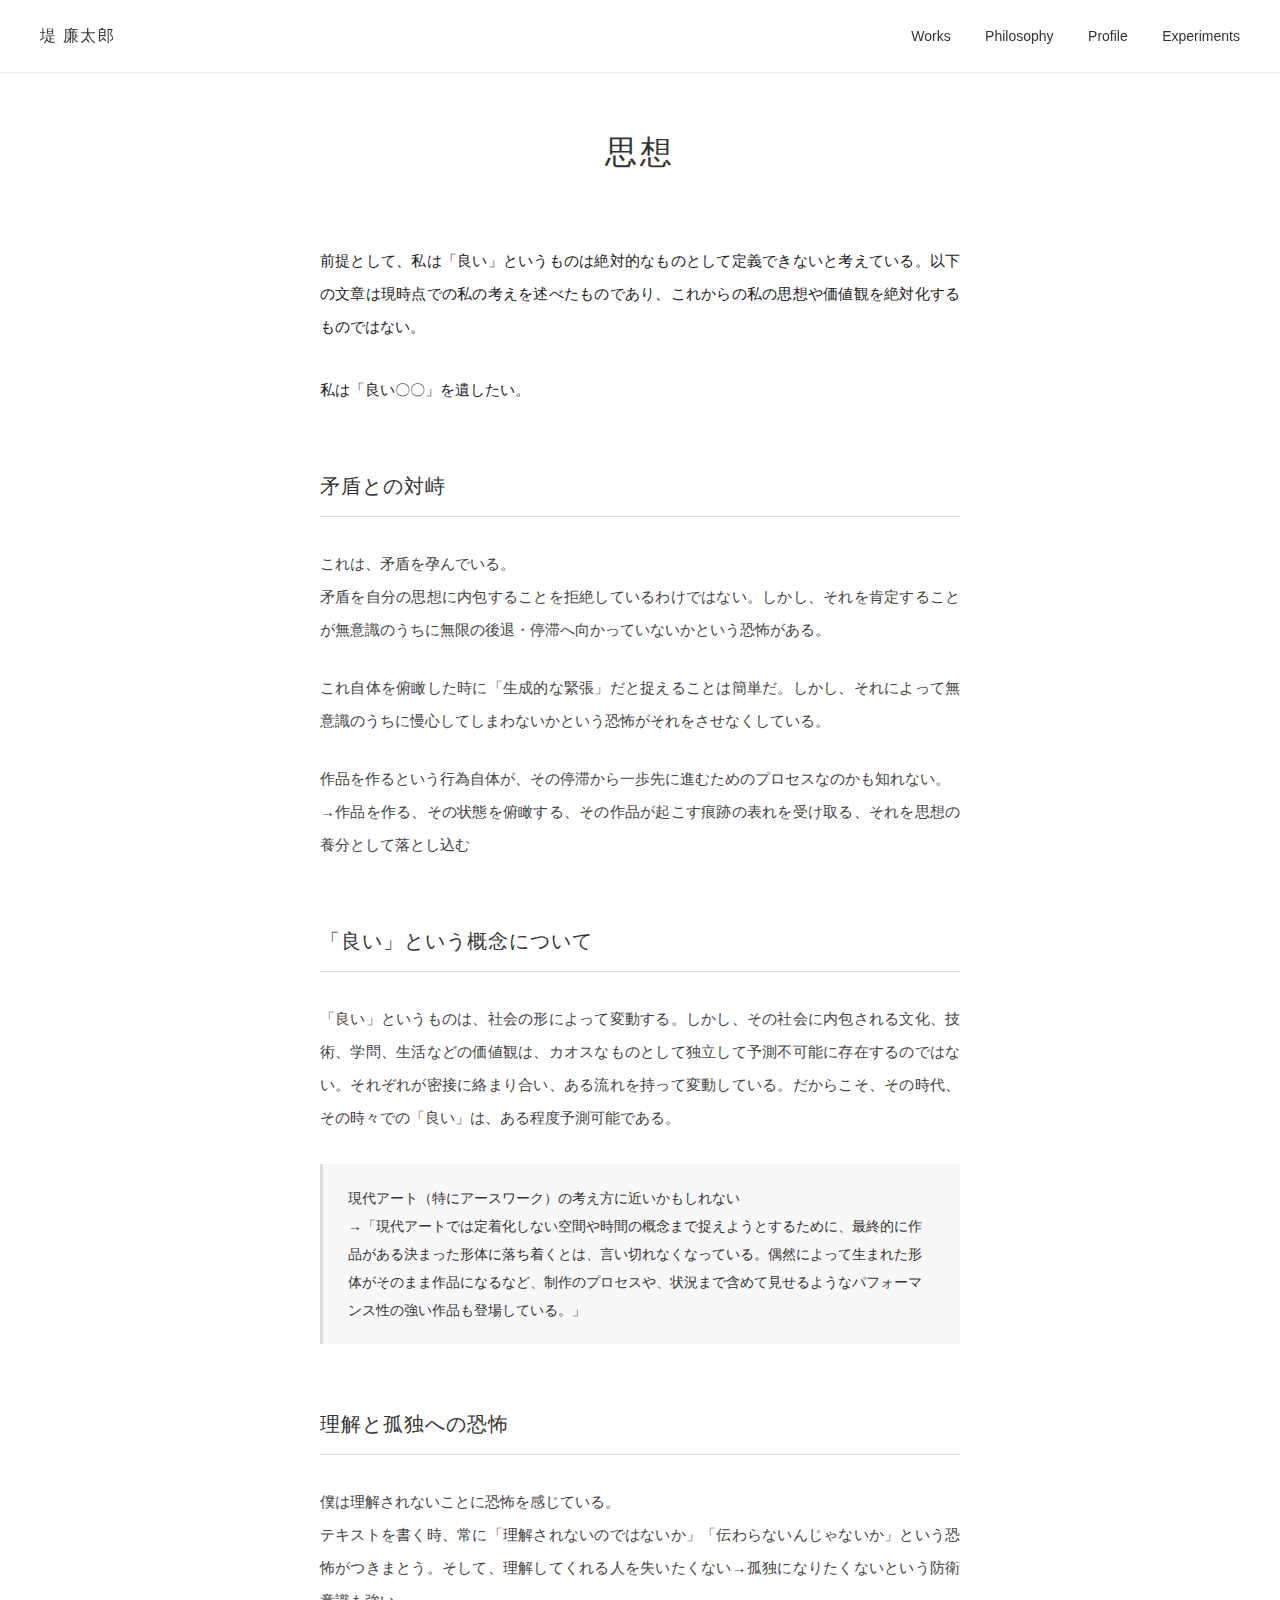
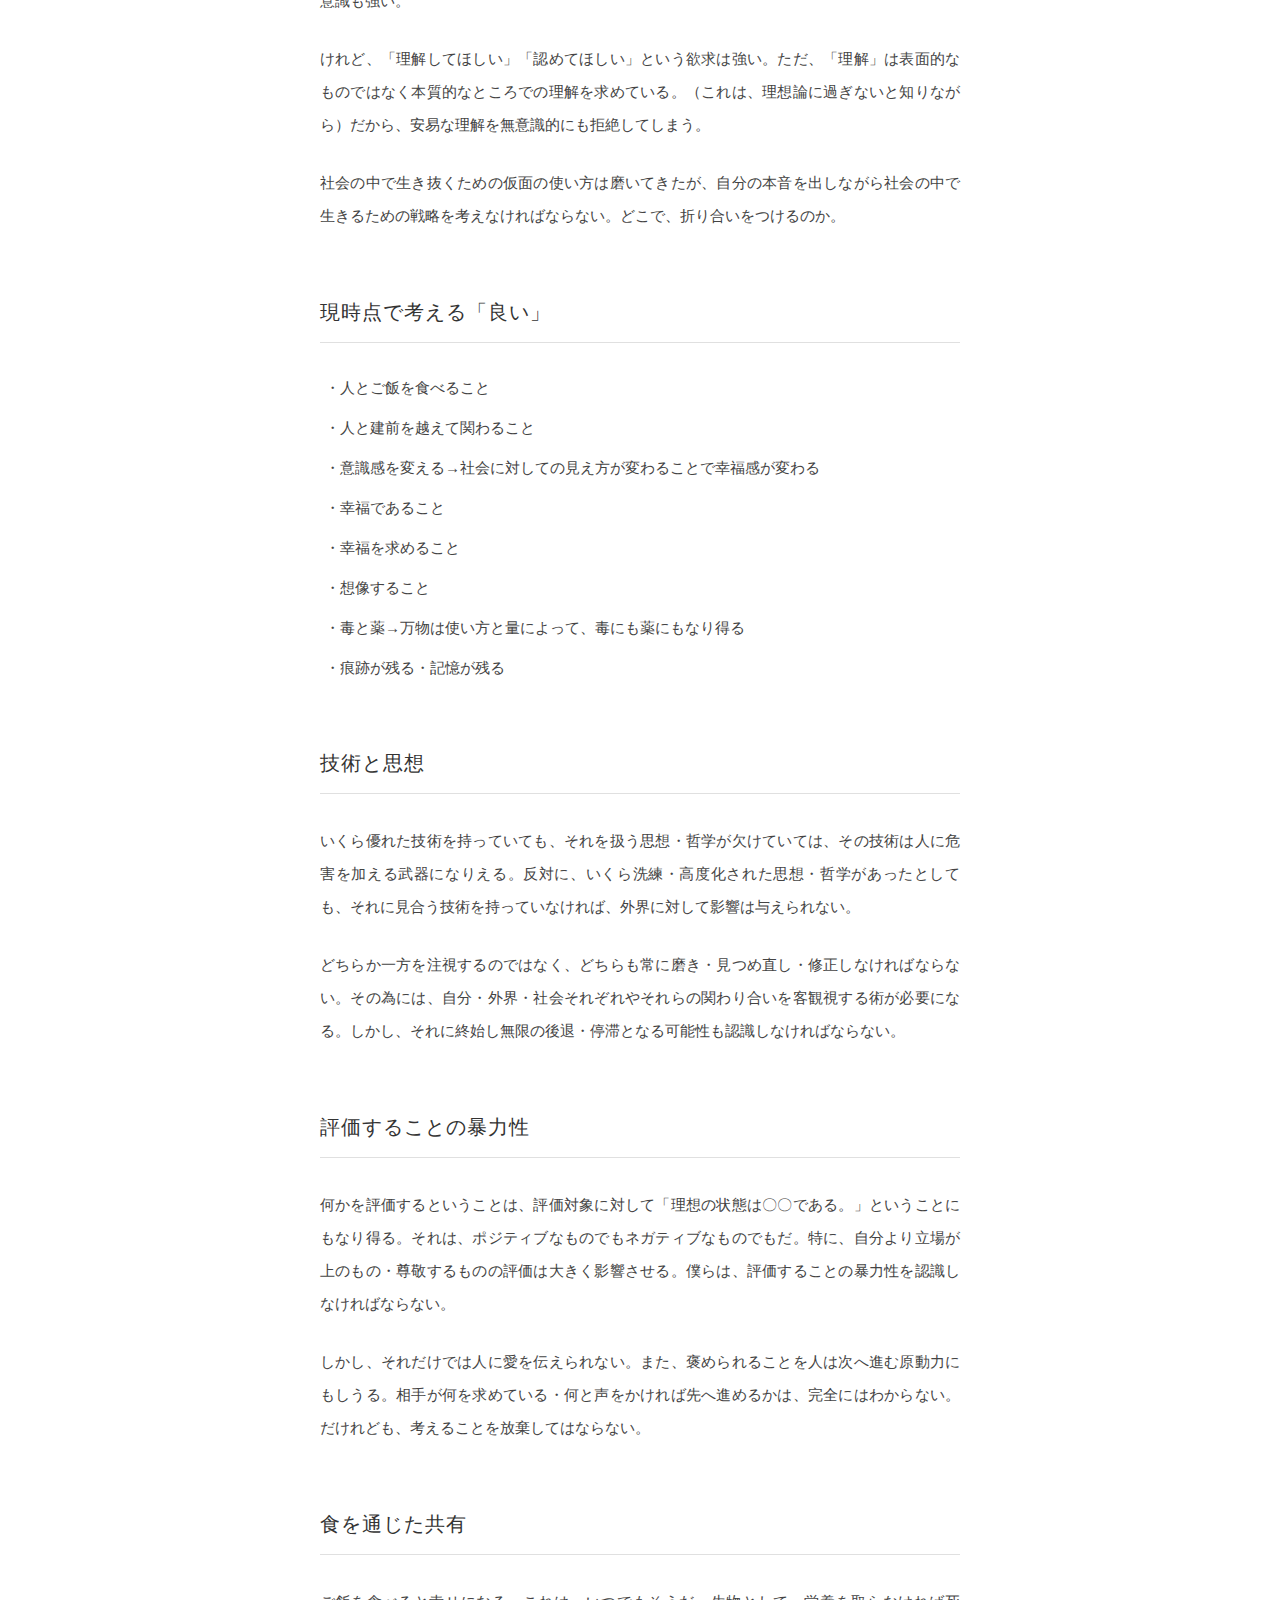
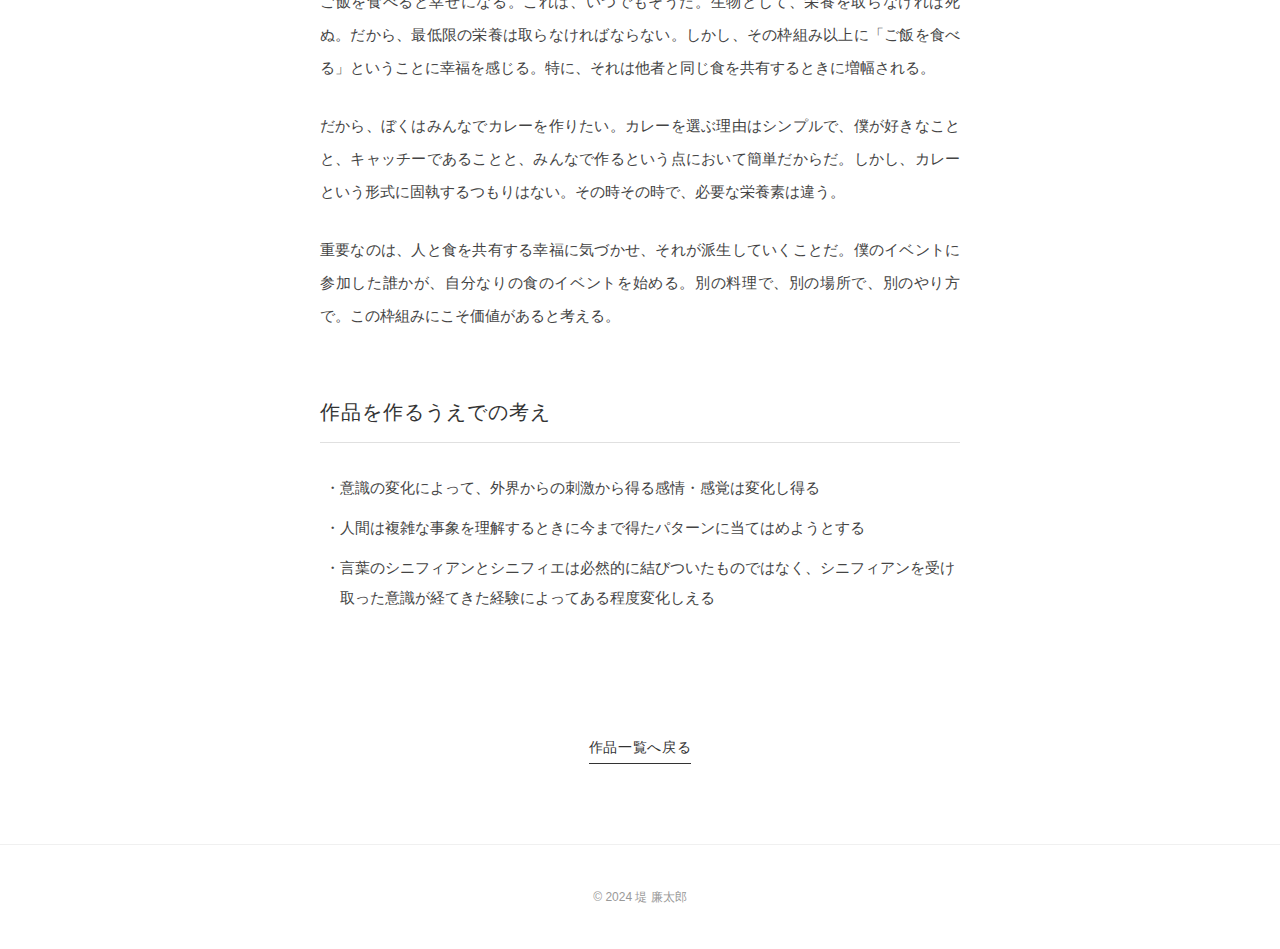
<file: philosophy.html>
<!DOCTYPE html>
<html lang="ja">
<head>
    <meta charset="UTF-8">
    <meta name="viewport" content="width=device-width, initial-scale=1.0">
    <title>思想 - 堤 廉太郎</title>
    <style>
        * {
            margin: 0;
            padding: 0;
            box-sizing: border-box;
        }
        
        body {
            font-family: "游ゴシック", "Yu Gothic", sans-serif;
            color: #333;
            background: #fff;
            line-height: 2;
        }
        
        /* ヘッダー */
        header {
            position: fixed;
            top: 0;
            left: 0;
            right: 0;
            background: rgba(255, 255, 255, 0.95);
            backdrop-filter: blur(10px);
            z-index: 100;
            padding: 20px 40px;
            border-bottom: 1px solid #f0f0f0;
        }
        
        .header-content {
            max-width: 1400px;
            margin: 0 auto;
            display: flex;
            justify-content: space-between;
            align-items: center;
        }
        
        .logo {
            font-size: 16px;
            letter-spacing: 0.08em;
            font-weight: normal;
            text-decoration: none;
            color: #333;
        }
        
        nav a {
            text-decoration: none;
            color: #333;
            font-size: 14px;
            margin-left: 30px;
            transition: opacity 0.3s ease;
        }
        
        nav a:hover {
            opacity: 0.6;
        }
        
        /* メインコンテンツ */
        .philosophy-container {
            max-width: 720px;
            margin: 0 auto;
            padding: 120px 40px 80px;
        }
        
        .philosophy-title {
            font-size: 32px;
            font-weight: normal;
            text-align: center;
            margin-bottom: 60px;
            letter-spacing: 0.1em;
        }
        
        /* セクション */
        .philosophy-section {
            margin-bottom: 60px;
        }
        
        .section-title {
            font-size: 20px;
            font-weight: normal;
            margin-bottom: 30px;
            padding-bottom: 10px;
            border-bottom: 1px solid #e0e0e0;
            letter-spacing: 0.05em;
        }
        
        /* 本文スタイル */
        .philosophy-text {
            font-size: 15px;
            line-height: 2.2;
            color: #444;
            text-align: justify;
            margin-bottom: 25px;
        }
        
        .philosophy-text.indent {
            padding-left: 1em;
        }
        
        .philosophy-text.emphasis {
            font-weight: 500;
            color: #222;
            margin: 30px 0;
        }
        
        /* リスト */
        .concept-list {
            margin: 20px 0;
            padding-left: 20px;
        }
        
        .concept-list li {
            list-style: none;
            position: relative;
            margin-bottom: 10px;
            font-size: 15px;
            color: #444;
        }
        
        .concept-list li::before {
            content: '・';
            position: absolute;
            left: -15px;
        }
        
        /* 引用風のブロック */
        .thought-block {
            background: #f8f8f8;
            padding: 20px 25px;
            margin: 30px 0;
            border-left: 3px solid #ddd;
            font-size: 14px;
            line-height: 2;
        }
        
        /* フッター */
        footer {
            text-align: center;
            padding: 40px 20px;
            font-size: 12px;
            color: #999;
            border-top: 1px solid #f0f0f0;
        }
        
        /* リンク */
        .back-link {
            display: inline-block;
            margin-top: 60px;
            color: #333;
            text-decoration: none;
            font-size: 14px;
            letter-spacing: 0.05em;
            border-bottom: 1px solid #333;
            padding-bottom: 2px;
            transition: opacity 0.3s ease;
        }
        
        .back-link:hover {
            opacity: 0.6;
        }
        
        /* レスポンシブ */
        @media (max-width: 768px) {
            header {
                padding: 15px 20px;
            }
            
            .header-content {
                flex-direction: column;
                align-items: flex-start;
            }
            
            nav {
                margin-top: 10px;
            }
            
            nav a {
                margin-left: 0;
                margin-right: 20px;
                font-size: 13px;
            }
            
            .philosophy-container {
                padding: 100px 20px 60px;
            }
            
            .philosophy-title {
                font-size: 28px;
                margin-bottom: 40px;
            }
            
            .section-title {
                font-size: 18px;
            }
            
            .philosophy-text {
                font-size: 14px;
                text-align: left;
            }
        }
    </style>
</head>
<body>
    <header>
        <div class="header-content">
            <a href="index.html" class="logo">堤 廉太郎</a>
            <nav>
                <a href="index.html#works">Works</a>
                <a href="philosophy.html">Philosophy</a>
                <a href="profile.html">Profile</a>
                <a href="experiments.html">Experiments</a>
            </nav>
        </div>
    </header>
    
    <div class="philosophy-container">
        <h1 class="philosophy-title">思想</h1>
        
        <div class="philosophy-section">
            <p class="philosophy-text emphasis">
                前提として、私は「良い」というものは絶対的なものとして定義できないと考えている。以下の文章は現時点での私の考えを述べたものであり、これからの私の思想や価値観を絶対化するものではない。
            </p>
            
            <p class="philosophy-text emphasis">
                私は「良い〇〇」を遺したい。
            </p>
        </div>
        
        <div class="philosophy-section">
            <h2 class="section-title">矛盾との対峙</h2>
            
            <p class="philosophy-text">
                これは、矛盾を孕んでいる。<br>
                矛盾を自分の思想に内包することを拒絶しているわけではない。しかし、それを肯定することが無意識のうちに無限の後退・停滞へ向かっていないかという恐怖がある。
            </p>
            
            <p class="philosophy-text">
                これ自体を俯瞰した時に「生成的な緊張」だと捉えることは簡単だ。しかし、それによって無意識のうちに慢心してしまわないかという恐怖がそれをさせなくしている。
            </p>
            
            <p class="philosophy-text">
                作品を作るという行為自体が、その停滞から一歩先に進むためのプロセスなのかも知れない。<br>
                →作品を作る、その状態を俯瞰する、その作品が起こす痕跡の表れを受け取る、それを思想の養分として落とし込む
            </p>
        </div>
        
        <div class="philosophy-section">
            <h2 class="section-title">「良い」という概念について</h2>
            
            <p class="philosophy-text">
                「良い」というものは、社会の形によって変動する。しかし、その社会に内包される文化、技術、学問、生活などの価値観は、カオスなものとして独立して予測不可能に存在するのではない。それぞれが密接に絡まり合い、ある流れを持って変動している。だからこそ、その時代、その時々での「良い」は、ある程度予測可能である。
            </p>
            
            <div class="thought-block">
                現代アート（特にアースワーク）の考え方に近いかもしれない<br>
                →「現代アートでは定着化しない空間や時間の概念まで捉えようとするために、最終的に作品がある決まった形体に落ち着くとは、言い切れなくなっている。偶然によって生まれた形体がそのまま作品になるなど、制作のプロセスや、状況まで含めて見せるようなパフォーマンス性の強い作品も登場している。」
            </div>
        </div>
        
        <div class="philosophy-section">
            <h2 class="section-title">理解と孤独への恐怖</h2>
            
            <p class="philosophy-text">
                僕は理解されないことに恐怖を感じている。<br>
                テキストを書く時、常に「理解されないのではないか」「伝わらないんじゃないか」という恐怖がつきまとう。そして、理解してくれる人を失いたくない→孤独になりたくないという防衛意識も強い。
            </p>
            
            <p class="philosophy-text">
                けれど、「理解してほしい」「認めてほしい」という欲求は強い。ただ、「理解」は表面的なものではなく本質的なところでの理解を求めている。（これは、理想論に過ぎないと知りながら）だから、安易な理解を無意識的にも拒絶してしまう。
            </p>
            
            <p class="philosophy-text">
                社会の中で生き抜くための仮面の使い方は磨いてきたが、自分の本音を出しながら社会の中で生きるための戦略を考えなければならない。どこで、折り合いをつけるのか。
            </p>
        </div>
        
        <div class="philosophy-section">
            <h2 class="section-title">現時点で考える「良い」</h2>
            
            <ul class="concept-list">
                <li>人とご飯を食べること</li>
                <li>人と建前を越えて関わること</li>
                <li>意識感を変える→社会に対しての見え方が変わることで幸福感が変わる</li>
                <li>幸福であること</li>
                <li>幸福を求めること</li>
                <li>想像すること</li>
                <li>毒と薬→万物は使い方と量によって、毒にも薬にもなり得る</li>
                <li>痕跡が残る・記憶が残る</li>
            </ul>
        </div>
        
        <div class="philosophy-section">
            <h2 class="section-title">技術と思想</h2>
            
            <p class="philosophy-text">
                いくら優れた技術を持っていても、それを扱う思想・哲学が欠けていては、その技術は人に危害を加える武器になりえる。反対に、いくら洗練・高度化された思想・哲学があったとしても、それに見合う技術を持っていなければ、外界に対して影響は与えられない。
            </p>
            
            <p class="philosophy-text">
                どちらか一方を注視するのではなく、どちらも常に磨き・見つめ直し・修正しなければならない。その為には、自分・外界・社会それぞれやそれらの関わり合いを客観視する術が必要になる。しかし、それに終始し無限の後退・停滞となる可能性も認識しなければならない。
            </p>
        </div>
        
        <div class="philosophy-section">
            <h2 class="section-title">評価することの暴力性</h2>
            
            <p class="philosophy-text">
                何かを評価するということは、評価対象に対して「理想の状態は〇〇である。」ということにもなり得る。それは、ポジティブなものでもネガティブなものでもだ。特に、自分より立場が上のもの・尊敬するものの評価は大きく影響させる。僕らは、評価することの暴力性を認識しなければならない。
            </p>
            
            <p class="philosophy-text">
                しかし、それだけでは人に愛を伝えられない。また、褒められることを人は次へ進む原動力にもしうる。相手が何を求めている・何と声をかければ先へ進めるかは、完全にはわからない。だけれども、考えることを放棄してはならない。
            </p>
        </div>
        
        <div class="philosophy-section">
            <h2 class="section-title">食を通じた共有</h2>
            
            <p class="philosophy-text">
                ご飯を食べると幸せになる。これは、いつでもそうだ。生物として、栄養を取らなければ死ぬ。だから、最低限の栄養は取らなければならない。しかし、その枠組み以上に「ご飯を食べる」ということに幸福を感じる。特に、それは他者と同じ食を共有するときに増幅される。
            </p>
            
            <p class="philosophy-text">
                だから、ぼくはみんなでカレーを作りたい。カレーを選ぶ理由はシンプルで、僕が好きなことと、キャッチーであることと、みんなで作るという点において簡単だからだ。しかし、カレーという形式に固執するつもりはない。その時その時で、必要な栄養素は違う。
            </p>
            
            <p class="philosophy-text">
                重要なのは、人と食を共有する幸福に気づかせ、それが派生していくことだ。僕のイベントに参加した誰かが、自分なりの食のイベントを始める。別の料理で、別の場所で、別のやり方で。この枠組みにこそ価値があると考える。
            </p>
        </div>
        
        <div class="philosophy-section">
            <h2 class="section-title">作品を作るうえでの考え</h2>
            
            <ul class="concept-list">
                <li>意識の変化によって、外界からの刺激から得る感情・感覚は変化し得る</li>
                <li>人間は複雑な事象を理解するときに今まで得たパターンに当てはめようとする</li>
                <li>言葉のシニフィアンとシニフィエは必然的に結びついたものではなく、シニフィアンを受け取った意識が経てきた経験によってある程度変化しえる</li>
            </ul>
        </div>
        
        <div style="text-align: center;">
            <a href="index.html#works" class="back-link">作品一覧へ戻る</a>
        </div>
    </div>
    
    <footer>
        <p>© 2024 堤 廉太郎</p>
    </footer>
</body>
</html>
</file>
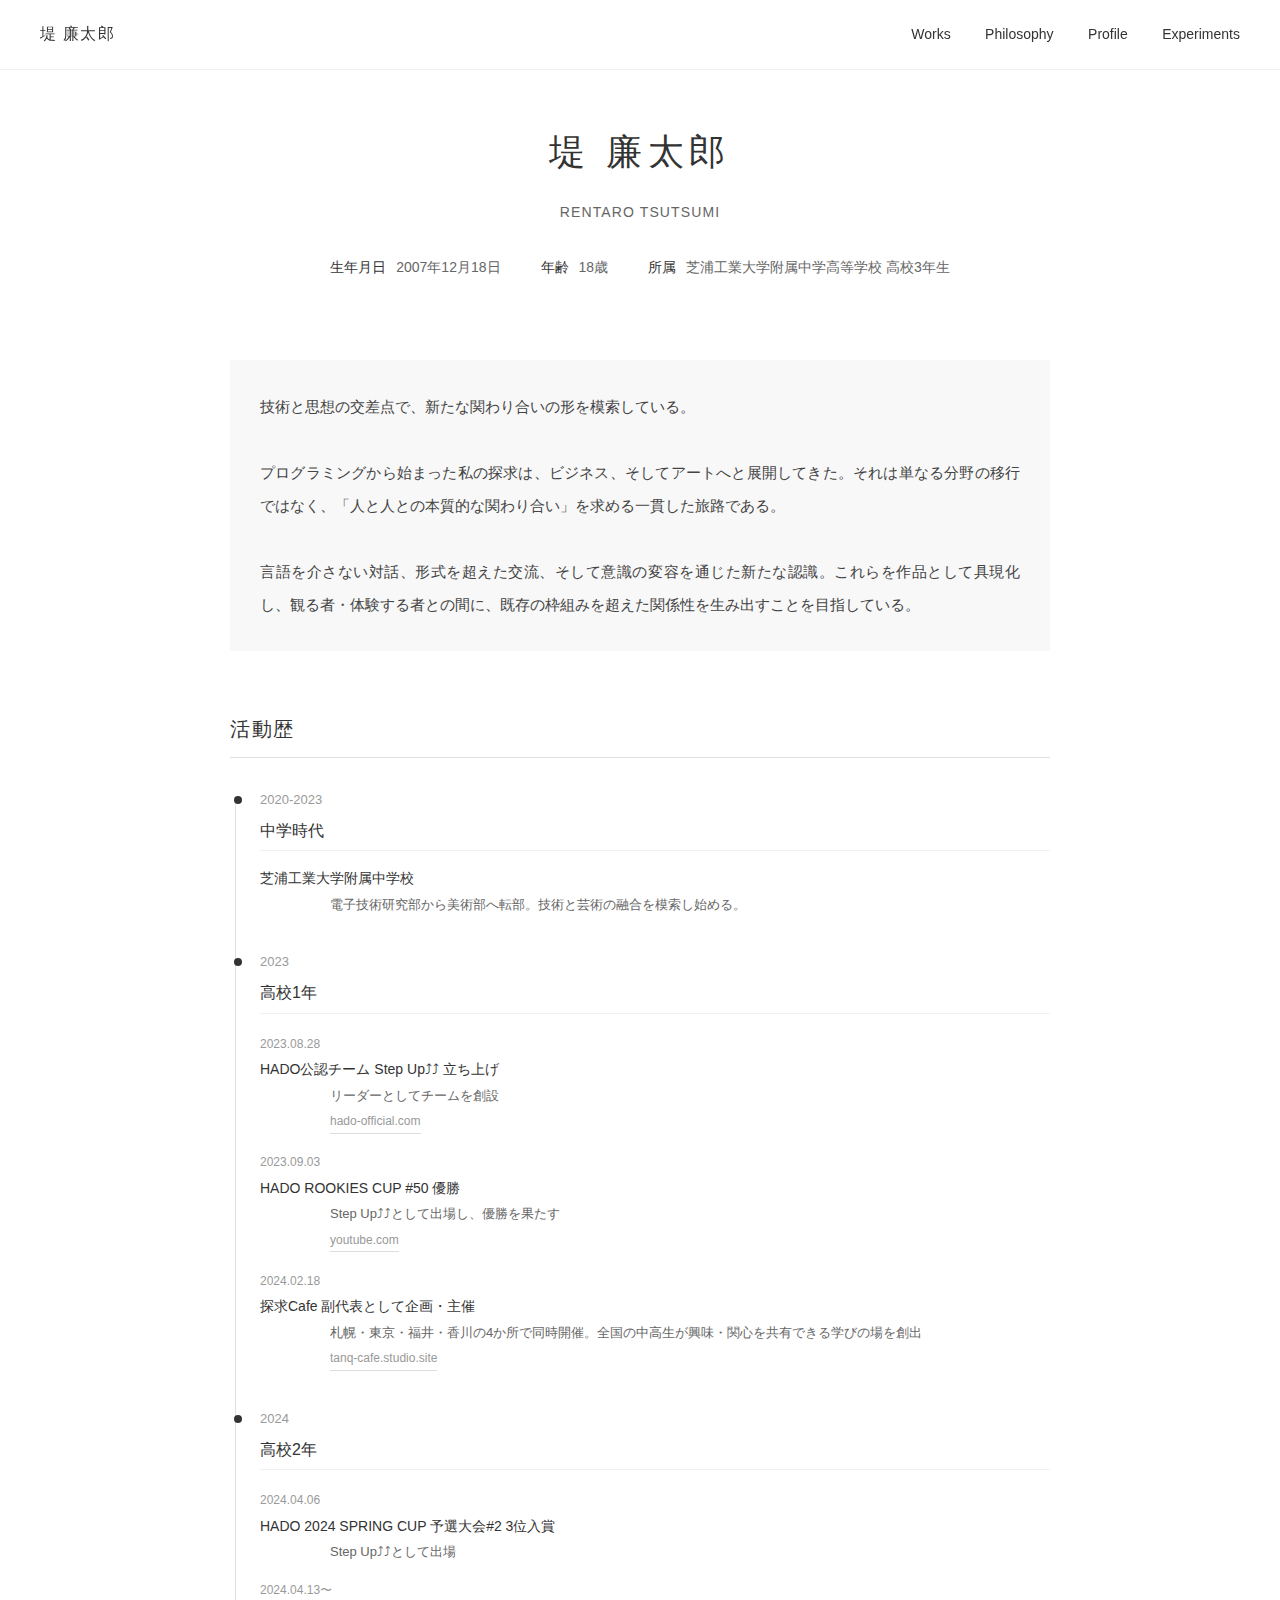
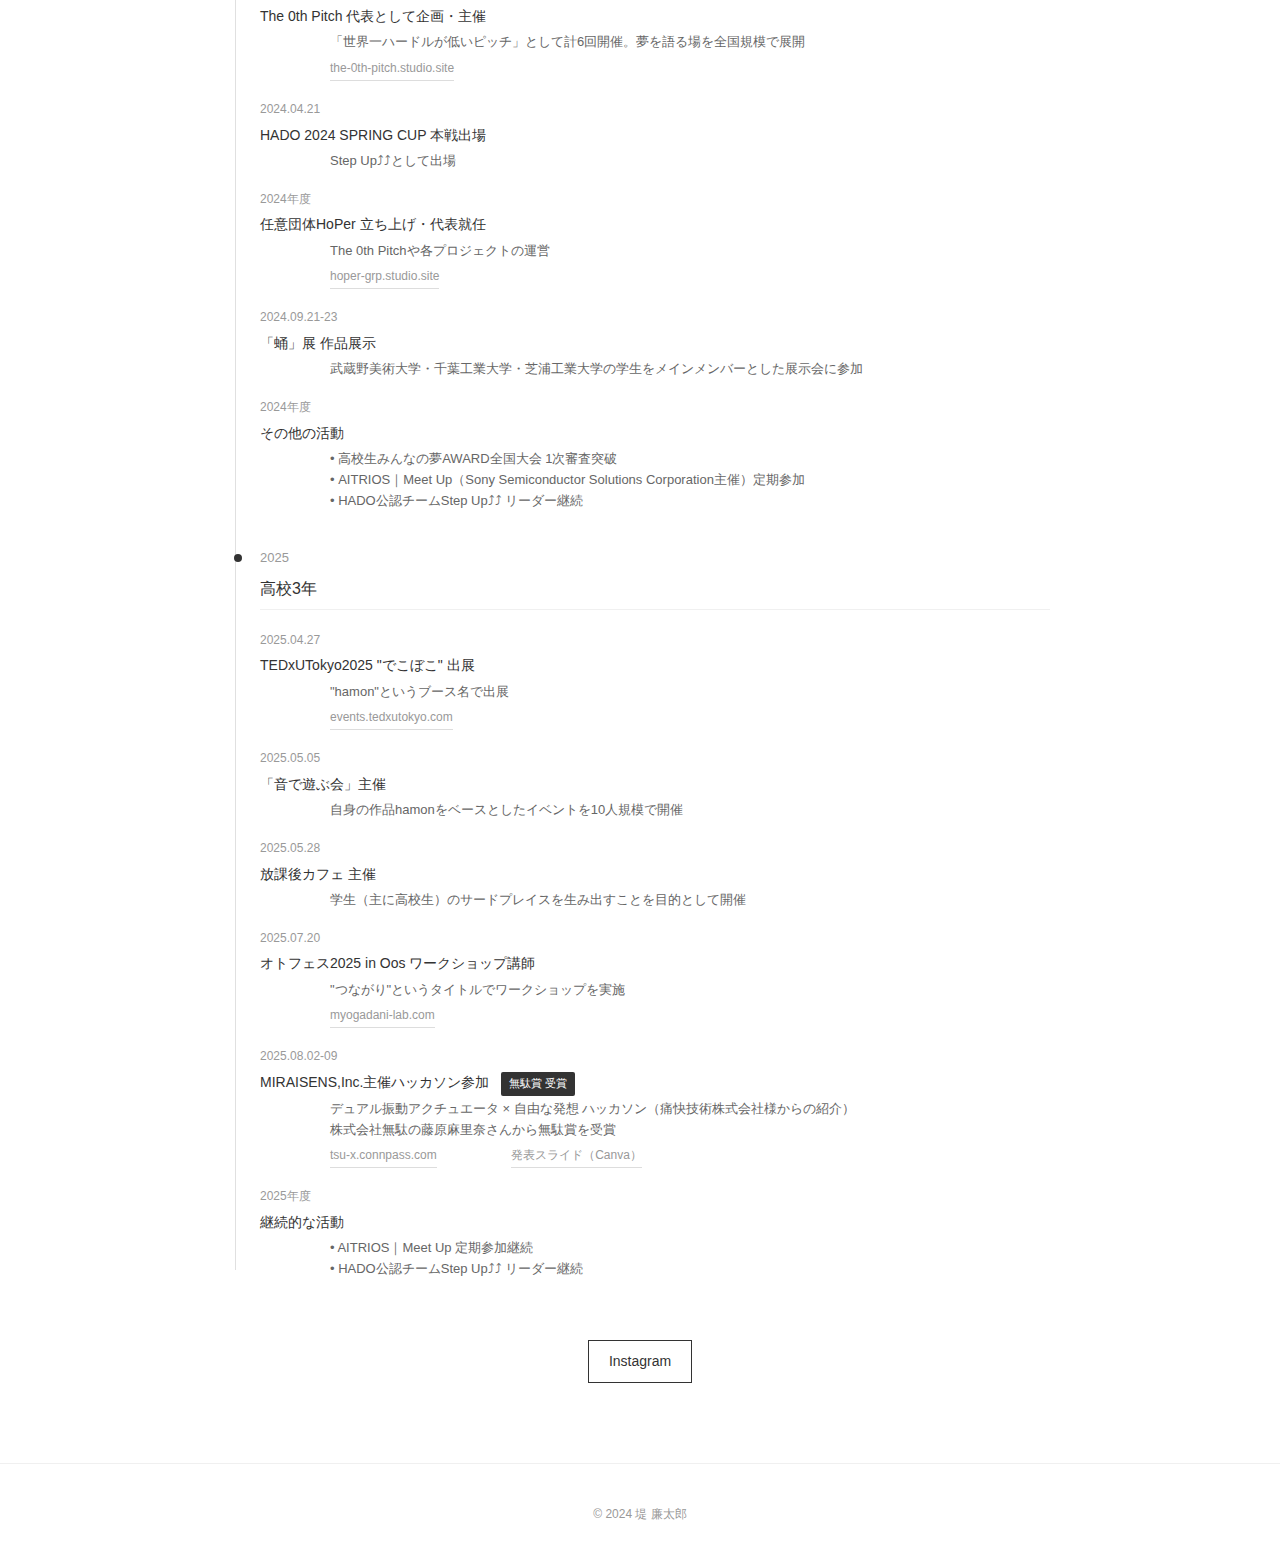
<file: profile.html>
<!DOCTYPE html>
<html lang="ja">
<head>
    <meta charset="UTF-8">
    <meta name="viewport" content="width=device-width, initial-scale=1.0">
    <title>プロフィール - 堤 廉太郎</title>
    <style>
        * {
            margin: 0;
            padding: 0;
            box-sizing: border-box;
        }
        
        body {
            font-family: "游ゴシック", "Yu Gothic", sans-serif;
            color: #333;
            background: #fff;
            line-height: 1.8;
        }
        
        /* ヘッダー */
        header {
            position: fixed;
            top: 0;
            left: 0;
            right: 0;
            background: rgba(255, 255, 255, 0.95);
            backdrop-filter: blur(10px);
            z-index: 100;
            padding: 20px 40px;
            border-bottom: 1px solid #f0f0f0;
        }
        
        .header-content {
            max-width: 1400px;
            margin: 0 auto;
            display: flex;
            justify-content: space-between;
            align-items: center;
        }
        
        .logo {
            font-size: 16px;
            letter-spacing: 0.08em;
            font-weight: normal;
            text-decoration: none;
            color: #333;
        }
        
        nav a {
            text-decoration: none;
            color: #333;
            font-size: 14px;
            margin-left: 30px;
            transition: opacity 0.3s ease;
        }
        
        nav a:hover {
            opacity: 0.6;
        }
        
        /* プロフィールコンテナ */
        .profile-container {
            max-width: 900px;
            margin: 0 auto;
            padding: 120px 40px 80px;
        }
        
        /* プロフィールヘッダー */
        .profile-header {
            text-align: center;
            margin-bottom: 80px;
        }
        
        .profile-name {
            font-size: 36px;
            font-weight: normal;
            letter-spacing: 0.15em;
            margin-bottom: 15px;
        }
        
        .profile-name-en {
            font-size: 14px;
            color: #666;
            letter-spacing: 0.08em;
            margin-bottom: 30px;
        }
        
        /* 基本情報 */
        .profile-info {
            display: flex;
            justify-content: center;
            gap: 40px;
            flex-wrap: wrap;
            font-size: 14px;
            color: #666;
        }
        
        .profile-info-item {
            display: flex;
            align-items: baseline;
            gap: 10px;
        }
        
        .profile-info-label {
            font-weight: 500;
            color: #333;
        }
        
        /* セクション */
        .profile-section {
            margin-bottom: 60px;
        }
        
        .section-title {
            font-size: 20px;
            font-weight: normal;
            letter-spacing: 0.08em;
            margin-bottom: 30px;
            padding-bottom: 10px;
            border-bottom: 1px solid #e0e0e0;
        }
        
        /* アーティストステートメント */
        .artist-statement {
            font-size: 15px;
            line-height: 2.2;
            color: #444;
            text-align: justify;
            background: #f8f8f8;
            padding: 30px;
            margin-bottom: 60px;
        }
        
        /* 活動歴 */
        .history {
            position: relative;
            padding-left: 30px;
        }
        
        .history::before {
            content: '';
            position: absolute;
            left: 5px;
            top: 10px;
            bottom: 10px;
            width: 1px;
            background: #e0e0e0;
        }
        
        .history-item {
            position: relative;
            margin-bottom: 35px;
        }
        
        .history-item::before {
            content: '';
            position: absolute;
            left: -26px;
            top: 8px;
            width: 8px;
            height: 8px;
            background: #333;
            border-radius: 50%;
        }
        
        .history-year {
            font-size: 13px;
            color: #999;
            margin-bottom: 5px;
        }
        
        .history-grade {
            font-size: 16px;
            font-weight: 500;
            margin-bottom: 15px;
            padding-bottom: 5px;
            border-bottom: 1px solid #f0f0f0;
        }
        
        .history-event {
            margin-bottom: 12px;
        }
        
        .history-date {
            font-size: 12px;
            color: #999;
            margin-right: 10px;
        }
        
        .history-title {
            font-size: 14px;
            font-weight: 500;
            margin-bottom: 3px;
            color: #333;
        }
        
        .history-description {
            font-size: 13px;
            line-height: 1.6;
            color: #666;
            margin-left: 70px;
        }
        
        .history-link {
            font-size: 12px;
            color: #999;
            text-decoration: none;
            margin-left: 70px;
            display: inline-block;
            margin-top: 3px;
            border-bottom: 1px solid #ddd;
            transition: all 0.3s ease;
        }
        
        .history-link:hover {
            color: #333;
            border-bottom-color: #333;
        }
        
        /* 受賞マーク */
        .award-badge {
            display: inline-block;
            background: #333;
            color: white;
            font-size: 11px;
            padding: 2px 8px;
            margin-left: 8px;
            border-radius: 2px;
        }
        
        /* SNSリンク */
        .social-links {
            text-align: center;
            margin-top: 60px;
        }
        
        .social-link {
            display: inline-block;
            color: #333;
            text-decoration: none;
            font-size: 14px;
            padding: 8px 20px;
            border: 1px solid #333;
            transition: all 0.3s ease;
        }
        
        .social-link:hover {
            background: #333;
            color: white;
        }
        
        /* フッター */
        footer {
            text-align: center;
            padding: 40px 20px;
            font-size: 12px;
            color: #999;
            border-top: 1px solid #f0f0f0;
        }
        
        /* レスポンシブ */
        @media (max-width: 768px) {
            header {
                padding: 15px 20px;
            }
            
            .header-content {
                flex-direction: column;
                align-items: flex-start;
            }
            
            nav {
                margin-top: 10px;
            }
            
            nav a {
                margin-left: 0;
                margin-right: 20px;
                font-size: 13px;
            }
            
            .profile-container {
                padding: 100px 20px 60px;
            }
            
            .profile-name {
                font-size: 28px;
            }
            
            .profile-info {
                flex-direction: column;
                gap: 10px;
                align-items: center;
            }
            
            .artist-statement {
                padding: 20px;
                font-size: 14px;
            }
            
            .history {
                padding-left: 20px;
            }
            
            .history::before {
                left: 3px;
            }
            
            .history-item::before {
                left: -18px;
            }
            
            .history-description,
            .history-link {
                margin-left: 0;
            }
            
            .award-badge {
                display: block;
                width: fit-content;
                margin-left: 0;
                margin-top: 5px;
            }
        }
    </style>
</head>
<body>
    <header>
        <div class="header-content">
            <a href="index.html" class="logo">堤 廉太郎</a>
            <nav>
                <a href="index.html#works">Works</a>
                <a href="philosophy.html">Philosophy</a>
                <a href="profile.html">Profile</a>
                <a href="experiments.html">Experiments</a>
            </nav>
        </div>
    </header>
    
    <div class="profile-container">
        <div class="profile-header">
            <h1 class="profile-name">堤 廉太郎</h1>
            <div class="profile-name-en">RENTARO TSUTSUMI</div>
            
            <div class="profile-info">
                <div class="profile-info-item">
                    <span class="profile-info-label">生年月日</span>
                    <span>2007年12月18日</span>
                </div>
                <div class="profile-info-item">
                    <span class="profile-info-label">年齢</span>
                    <span id="age"></span>
                </div>
                <div class="profile-info-item">
                    <span class="profile-info-label">所属</span>
                    <span>芝浦工業大学附属中学高等学校 高校3年生</span>
                </div>
            </div>
        </div>
        
        <div class="artist-statement">
            <p>
                技術と思想の交差点で、新たな関わり合いの形を模索している。<br><br>
                プログラミングから始まった私の探求は、ビジネス、そしてアートへと展開してきた。それは単なる分野の移行ではなく、「人と人との本質的な関わり合い」を求める一貫した旅路である。<br><br>
                言語を介さない対話、形式を超えた交流、そして意識の変容を通じた新たな認識。これらを作品として具現化し、観る者・体験する者との間に、既存の枠組みを超えた関係性を生み出すことを目指している。
            </p>
        </div>
        
        <div class="profile-section">
            <h2 class="section-title">活動歴</h2>
            
            <div class="history">
                <!-- 中学時代 -->
                <div class="history-item">
                    <div class="history-year">2020-2023</div>
                    <div class="history-grade">中学時代</div>
                    <div class="history-event">
                        <div class="history-title">芝浦工業大学附属中学校</div>
                        <div class="history-description">
                            電子技術研究部から美術部へ転部。技術と芸術の融合を模索し始める。
                        </div>
                    </div>
                </div>
                
                <!-- 高校1年 -->
                <div class="history-item">
                    <div class="history-year">2023</div>
                    <div class="history-grade">高校1年</div>
                    
                    <div class="history-event">
                        <span class="history-date">2023.08.28</span>
                        <div class="history-title">HADO公認チーム Step Up⤴︎⤴︎ 立ち上げ</div>
                        <div class="history-description">リーダーとしてチームを創設</div>
                        <a href="https://hado-official.com/tournament/teamdetail/step-up/" class="history-link" target="_blank">
                            hado-official.com
                        </a>
                    </div>
                    
                    <div class="history-event">
                        <span class="history-date">2023.09.03</span>
                        <div class="history-title">HADO ROOKIES CUP #50 優勝</div>
                        <div class="history-description">Step Up⤴︎⤴︎として出場し、優勝を果たす</div>
                        <a href="https://www.youtube.com/watch?v=O7Jp_qb6WPE" class="history-link" target="_blank">
                            youtube.com
                        </a>
                    </div>
                    
                    <div class="history-event">
                        <span class="history-date">2024.02.18</span>
                        <div class="history-title">探求Cafe 副代表として企画・主催</div>
                        <div class="history-description">札幌・東京・福井・香川の4か所で同時開催。全国の中高生が興味・関心を共有できる学びの場を創出</div>
                        <a href="https://tanq-cafe.studio.site/" class="history-link" target="_blank">
                            tanq-cafe.studio.site
                        </a>
                    </div>
                </div>
                
                <!-- 高校2年 -->
                <div class="history-item">
                    <div class="history-year">2024</div>
                    <div class="history-grade">高校2年</div>
                    
                    <div class="history-event">
                        <span class="history-date">2024.04.06</span>
                        <div class="history-title">HADO 2024 SPRING CUP 予選大会#2 3位入賞</div>
                        <div class="history-description">Step Up⤴︎⤴︎として出場</div>
                    </div>
                    
                    <div class="history-event">
                        <span class="history-date">2024.04.13〜</span>
                        <div class="history-title">The 0th Pitch 代表として企画・主催</div>
                        <div class="history-description">「世界一ハードルが低いピッチ」として計6回開催。夢を語る場を全国規模で展開</div>
                        <a href="https://the-0th-pitch.studio.site/" class="history-link" target="_blank">
                            the-0th-pitch.studio.site
                        </a>
                    </div>
                    
                    <div class="history-event">
                        <span class="history-date">2024.04.21</span>
                        <div class="history-title">HADO 2024 SPRING CUP 本戦出場</div>
                        <div class="history-description">Step Up⤴︎⤴︎として出場</div>
                    </div>
                    
                    <div class="history-event">
                        <span class="history-date">2024年度</span>
                        <div class="history-title">任意団体HoPer 立ち上げ・代表就任</div>
                        <div class="history-description">The 0th Pitchや各プロジェクトの運営</div>
                        <a href="https://hoper-grp.studio.site/" class="history-link" target="_blank">
                            hoper-grp.studio.site
                        </a>
                    </div>
                    
                    <div class="history-event">
                        <span class="history-date">2024.09.21-23</span>
                        <div class="history-title">「蛹」展 作品展示</div>
                        <div class="history-description">武蔵野美術大学・千葉工業大学・芝浦工業大学の学生をメインメンバーとした展示会に参加</div>
                    </div>
                    
                    <div class="history-event">
                        <span class="history-date">2024年度</span>
                        <div class="history-title">その他の活動</div>
                        <div class="history-description">
                            • 高校生みんなの夢AWARD全国大会 1次審査突破<br>
                            • AITRIOS｜Meet Up（Sony Semiconductor Solutions Corporation主催）定期参加<br>
                            • HADO公認チームStep Up⤴︎⤴︎ リーダー継続
                        </div>
                    </div>
                </div>
                
                <!-- 高校3年 -->
                <div class="history-item">
                    <div class="history-year">2025</div>
                    <div class="history-grade">高校3年</div>
                    
                    <div class="history-event">
                        <span class="history-date">2025.04.27</span>
                        <div class="history-title">TEDxUTokyo2025 "でこぼこ" 出展</div>
                        <div class="history-description">"hamon"というブース名で出展</div>
                        <a href="https://events.tedxutokyo.com/main2025/contents.html" class="history-link" target="_blank">
                            events.tedxutokyo.com
                        </a>
                    </div>
                    
                    <div class="history-event">
                        <span class="history-date">2025.05.05</span>
                        <div class="history-title">「音で遊ぶ会」主催</div>
                        <div class="history-description">自身の作品hamonをベースとしたイベントを10人規模で開催</div>
                    </div>
                    
                    <div class="history-event">
                        <span class="history-date">2025.05.28</span>
                        <div class="history-title">放課後カフェ 主催</div>
                        <div class="history-description">学生（主に高校生）のサードプレイスを生み出すことを目的として開催</div>
                    </div>
                    
                    <div class="history-event">
                        <span class="history-date">2025.07.20</span>
                        <div class="history-title">オトフェス2025 in Oos ワークショップ講師</div>
                        <div class="history-description">"つながり"というタイトルでワークショップを実施</div>
                        <a href="https://myogadani-lab.com/" class="history-link" target="_blank">
                            myogadani-lab.com
                        </a>
                    </div>
                    
                    <div class="history-event">
                        <span class="history-date">2025.08.02-09</span>
                        <div class="history-title">MIRAISENS,Inc.主催ハッカソン参加
                            <span class="award-badge">無駄賞 受賞</span>
                        </div>
                        <div class="history-description">
                            デュアル振動アクチュエータ × 自由な発想 ハッカソン（痛快技術株式会社様からの紹介）<br>
                            株式会社無駄の藤原麻里奈さんから無駄賞を受賞
                        </div>
                        <a href="https://tsu-x.connpass.com/event/356692/" class="history-link" target="_blank">
                            tsu-x.connpass.com
                        </a>
                        <a href="https://www.canva.com/design/DAGvcPAd1H0/CpzylDRrvpYrsOWRsfBI9A/view?utm_content=DAGvcPAd1H0&utm_campaign=designshare&utm_medium=link2&utm_source=uniquelinks&utlId=h913777d33f" class="history-link" target="_blank">
                            発表スライド（Canva）
                        </a>
                    </div>
                    
                    <div class="history-event">
                        <span class="history-date">2025年度</span>
                        <div class="history-title">継続的な活動</div>
                        <div class="history-description">
                            • AITRIOS｜Meet Up 定期参加継続<br>
                            • HADO公認チームStep Up⤴︎⤴︎ リーダー継続
                        </div>
                    </div>
                </div>
            </div>
        </div>
        
        <div class="social-links">
            <a href="https://www.instagram.com/ren_atmo" class="social-link" target="_blank">Instagram</a>
        </div>
    </div>
    
    <footer>
        <p>© 2024 堤 廉太郎</p>
    </footer>
    
    <script>
        // 年齢を自動計算
        function calculateAge() {
            const birthDate = new Date(2007, 11, 18); // 月は0から始まるので11が12月
            const today = new Date();
            let age = today.getFullYear() - birthDate.getFullYear();
            const monthDiff = today.getMonth() - birthDate.getMonth();
            
            if (monthDiff < 0 || (monthDiff === 0 && today.getDate() < birthDate.getDate())) {
                age--;
            }
            
            document.getElementById('age').textContent = age + '歳';
        }
        
        calculateAge();
    </script>
</body>
</html>
</file>
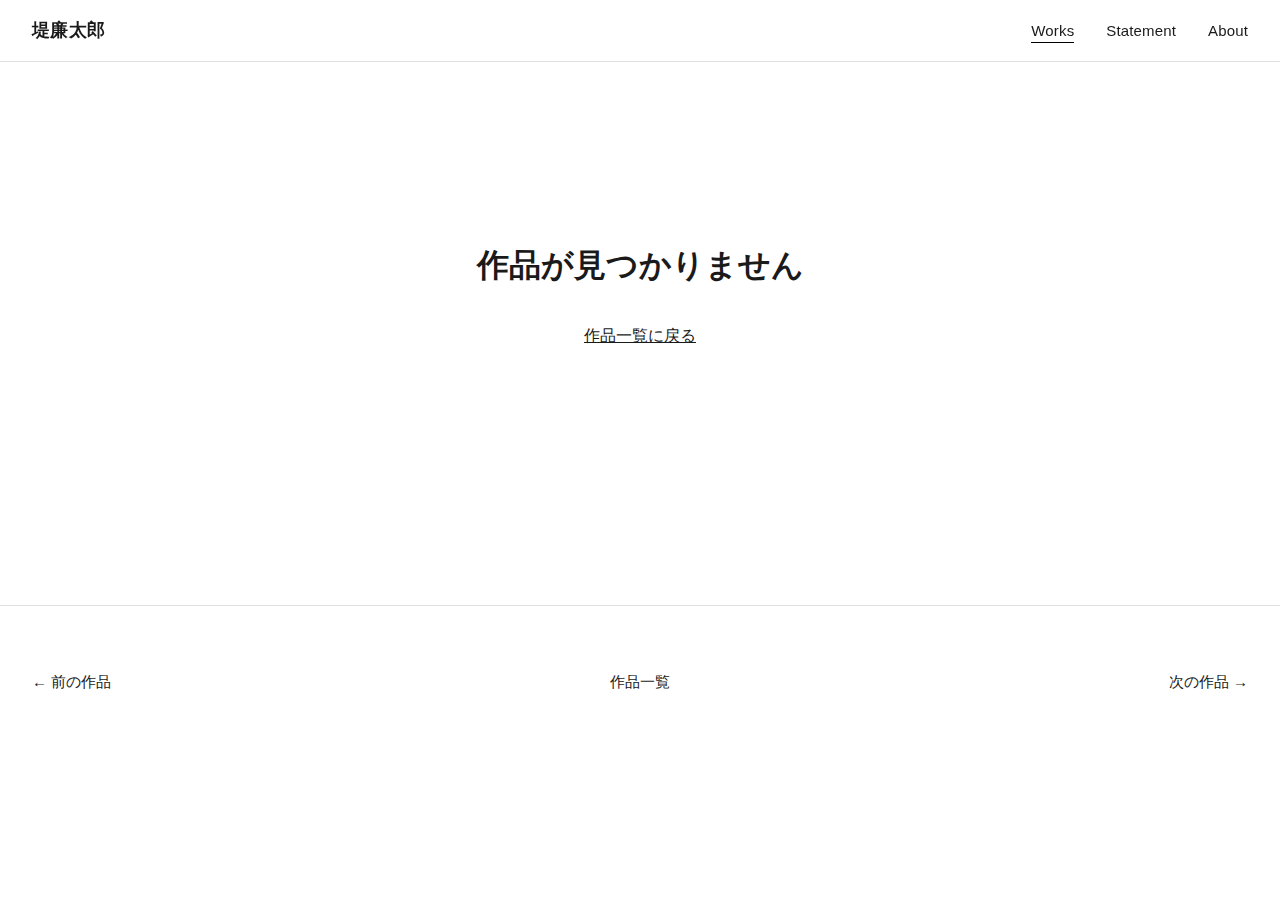
<file: work.html>
<!DOCTYPE html>
<html lang="ja">
<head>
    <meta charset="UTF-8">
    <meta name="viewport" content="width=device-width, initial-scale=1.0">
    <title>作品詳細 - 堤廉太郎</title>
    <link rel="stylesheet" href="css/style.css">
</head>
<body>
    <!-- Navigation -->
    <nav class="nav">
        <div class="nav-inner">
            <a href="index.html" class="nav-logo">堤廉太郎</a>
            <ul class="nav-menu">
                <li><a href="index.html">Works</a></li>
                <li><a href="statement.html">Statement</a></li>
                <li><a href="about.html">About</a></li>
            </ul>
        </div>
    </nav>

    <!-- Work Detail -->
    <main class="work-detail">
        <div class="work-detail-container">
            <!-- 作品の大きな画像/動画 -->
            <div class="work-media" id="workMedia">
                <!-- JavaScriptで生成 -->
            </div>

            <!-- 作品情報 -->
            <div class="work-info">
                <div class="work-header">
                    <h1 class="work-title" id="workTitle"></h1>
                    <p class="work-meta">
                        <span class="work-category" id="workCategory"></span>
                        <span class="work-tech" id="workTech"></span>
                    </p>
                </div>

                <div class="work-description" id="workDescription"></div>

                <!-- 背景にある思想 -->
                <div class="work-philosophy">
                    <h2 class="philosophy-title">この作品の背景にある思想</h2>
                    <h3 class="philosophy-subtitle" id="philosophySubtitle"></h3>
                    <p class="philosophy-detail" id="philosophyDetail"></p>
                    <a href="statement.html" class="philosophy-link">思想について詳しく →</a>
                </div>

                <!-- テーマタグ -->
                <div class="work-themes" id="workThemes"></div>
            </div>
        </div>

        <!-- 前後の作品へのナビゲーション -->
        <nav class="work-nav">
            <a href="#" class="work-nav-prev" id="prevWork">← 前の作品</a>
            <a href="index.html" class="work-nav-grid">作品一覧</a>
            <a href="#" class="work-nav-next" id="nextWork">次の作品 →</a>
        </nav>
    </main>

    <script src="js/works-data.js"></script>
    <script src="js/main.js"></script>
    <script>
        // URLパラメータから作品IDを取得
        const urlParams = new URLSearchParams(window.location.search);
        const workId = urlParams.get('id');
        const work = getWorkById(workId);

        if (work) {
            // タイトル更新
            document.title = `${work.title} - 堤廉太郎`;

            // メディア表示
            const workMedia = document.getElementById('workMedia');
            if (work.video) {
                // YouTube動画の場合
                workMedia.innerHTML = `
                    <iframe 
                        src="${work.video}" 
                        frameborder="0" 
                        allow="accelerometer; autoplay; clipboard-write; encrypted-media; gyroscope; picture-in-picture" 
                        allowfullscreen>
                    </iframe>
                `;
            } else {
                // 画像の場合
                workMedia.innerHTML = `
                    <img src="${work.image}" alt="${work.title}">
                    ${work.videoPlaceholder ? '<div class="video-coming-soon">Video coming soon</div>' : ''}
                `;
            }

            // 作品情報
            document.getElementById('workTitle').textContent = work.title;
            document.getElementById('workCategory').textContent = work.category;
            if (work.tech) {
                document.getElementById('workTech').textContent = work.tech;
            }
            document.getElementById('workDescription').textContent = work.description;

            // 思想
            document.getElementById('philosophySubtitle').textContent = work.philosophy;
            document.getElementById('philosophyDetail').textContent = work.philosophyDetail;

            // テーマタグ
            const themesContainer = document.getElementById('workThemes');
            work.themes.forEach(theme => {
                const tag = document.createElement('span');
                tag.className = 'theme-tag';
                tag.textContent = theme;
                themesContainer.appendChild(tag);
            });

            // 前後の作品ナビゲーション
            const allWorks = getAllWorks();
            const currentIndex = allWorks.findIndex(w => w.id === workId);
            
            const prevWork = document.getElementById('prevWork');
            const nextWork = document.getElementById('nextWork');

            if (currentIndex > 0) {
                prevWork.href = `work.html?id=${allWorks[currentIndex - 1].id}`;
                prevWork.style.display = 'block';
            } else {
                prevWork.style.display = 'none';
            }

            if (currentIndex < allWorks.length - 1) {
                nextWork.href = `work.html?id=${allWorks[currentIndex + 1].id}`;
                nextWork.style.display = 'block';
            } else {
                nextWork.style.display = 'none';
            }
        } else {
            // 作品が見つからない場合
            document.querySelector('.work-detail-container').innerHTML = `
                <div class="error-message">
                    <h1>作品が見つかりません</h1>
                    <a href="index.html">作品一覧に戻る</a>
                </div>
            `;
        }
    </script>
</body>
</html>
</file>
<file: css/style.css>
/* ========================================
   Reset & Base Styles
======================================== */
* {
    margin: 0;
    padding: 0;
    box-sizing: border-box;
}

:root {
    /* Colors */
    --color-bg: #ffffff;
    --color-text: #1a1a1a;
    --color-text-light: #666666;
    --color-border: #e0e0e0;
    --color-accent: #000000;
    
    /* Typography */
    --font-sans: -apple-system, BlinkMacSystemFont, 'Segoe UI', 'Hiragino Sans', 'Hiragino Kaku Gothic ProN', 'Noto Sans JP', sans-serif;
    --font-mono: 'SF Mono', 'Monaco', 'Inconsolata', 'Roboto Mono', monospace;
    
    /* Spacing */
    --space-xs: 0.5rem;
    --space-sm: 1rem;
    --space-md: 2rem;
    --space-lg: 4rem;
    --space-xl: 6rem;
    
    /* Grid */
    --grid-gap: 1.5rem;
    --container-width: 1400px;
}

html {
    font-size: 16px;
    scroll-behavior: smooth;
}

body {
    font-family: var(--font-sans);
    color: var(--color-text);
    background-color: var(--color-bg);
    line-height: 1.6;
    -webkit-font-smoothing: antialiased;
    -moz-osx-font-smoothing: grayscale;
}

img {
    max-width: 100%;
    height: auto;
    display: block;
}

a {
    color: inherit;
    text-decoration: none;
    transition: opacity 0.3s ease;
}

a:hover {
    opacity: 0.7;
}

/* ========================================
   Navigation
======================================== */
.nav {
    position: fixed;
    top: 0;
    left: 0;
    right: 0;
    background-color: rgba(255, 255, 255, 0.98);
    backdrop-filter: blur(10px);
    border-bottom: 1px solid var(--color-border);
    z-index: 1000;
}

.nav-inner {
    max-width: var(--container-width);
    margin: 0 auto;
    padding: var(--space-sm) var(--space-md);
    display: flex;
    justify-content: space-between;
    align-items: center;
}

.nav-logo {
    font-size: 1.125rem;
    font-weight: 600;
    letter-spacing: 0.02em;
}

.nav-menu {
    display: flex;
    gap: var(--space-md);
    list-style: none;
}

.nav-menu a {
    font-size: 0.9375rem;
    font-weight: 400;
    letter-spacing: 0.01em;
    position: relative;
}

.nav-menu a.active::after {
    content: '';
    position: absolute;
    bottom: -4px;
    left: 0;
    right: 0;
    height: 1px;
    background-color: var(--color-accent);
}

@media (max-width: 768px) {
    .nav-menu {
        gap: var(--space-sm);
    }
}

/* ========================================
   Works Grid (Top Page)
======================================== */
.works-container {
    padding-top: 80px;
    min-height: 100vh;
}

.works-grid {
    max-width: var(--container-width);
    margin: 0 auto;
    padding: var(--space-lg) var(--space-md);
    display: grid;
    grid-template-columns: repeat(auto-fill, minmax(400px, 1fr));
    gap: var(--grid-gap);
}

@media (max-width: 768px) {
    .works-grid {
        grid-template-columns: 1fr;
        padding: var(--space-md);
    }
}

.work-card {
    display: block;
    background-color: var(--color-bg);
    overflow: hidden;
    transition: transform 0.3s ease;
}

.work-card:hover {
    transform: translateY(-4px);
}

.work-card-image {
    position: relative;
    width: 100%;
    aspect-ratio: 4 / 3;
    overflow: hidden;
    background-color: #f5f5f5;
}

.work-card-image img {
    width: 100%;
    height: 100%;
    object-fit: cover;
    transition: transform 0.6s ease;
}

.work-card:hover .work-card-image img {
    transform: scale(1.05);
}

.video-badge {
    position: absolute;
    top: var(--space-sm);
    right: var(--space-sm);
    background-color: rgba(0, 0, 0, 0.8);
    color: white;
    padding: var(--space-xs) var(--space-sm);
    font-size: 0.75rem;
    font-weight: 500;
    letter-spacing: 0.05em;
    text-transform: uppercase;
}

.work-card-info {
    padding: var(--space-md);
}

.work-card-title {
    font-size: 1.25rem;
    font-weight: 600;
    margin-bottom: var(--space-xs);
}

.work-card-category {
    font-size: 0.8125rem;
    color: var(--color-text-light);
    text-transform: uppercase;
    letter-spacing: 0.05em;
    margin-bottom: var(--space-sm);
}

.work-card-philosophy {
    font-size: 0.875rem;
    color: var(--color-text);
    line-height: 1.6;
}

/* ========================================
   Work Detail Page
======================================== */
.work-detail {
    padding-top: 80px;
    min-height: 100vh;
}

.work-detail-container {
    max-width: var(--container-width);
    margin: 0 auto;
    padding: var(--space-lg) var(--space-md);
}

.work-media {
    width: 100%;
    margin-bottom: var(--space-lg);
    position: relative;
}

.work-media img {
    width: 100%;
    height: auto;
}

.work-media iframe {
    width: 100%;
    aspect-ratio: 16 / 9;
}

.video-coming-soon {
    position: absolute;
    bottom: var(--space-md);
    right: var(--space-md);
    background-color: rgba(0, 0, 0, 0.8);
    color: white;
    padding: var(--space-sm) var(--space-md);
    font-size: 0.875rem;
}

.work-info {
    max-width: 900px;
    margin: 0 auto;
}

.work-header {
    margin-bottom: var(--space-lg);
    padding-bottom: var(--space-md);
    border-bottom: 1px solid var(--color-border);
}

.work-title {
    font-size: 2.5rem;
    font-weight: 600;
    margin-bottom: var(--space-sm);
}

.work-meta {
    display: flex;
    gap: var(--space-md);
    flex-wrap: wrap;
}

.work-category,
.work-tech {
    font-size: 0.875rem;
    color: var(--color-text-light);
    text-transform: uppercase;
    letter-spacing: 0.05em;
}

.work-tech {
    font-family: var(--font-mono);
}

.work-description {
    font-size: 1rem;
    line-height: 1.8;
    margin-bottom: var(--space-xl);
}

.work-philosophy {
    background-color: #fafafa;
    padding: var(--space-lg);
    margin-bottom: var(--space-lg);
    border-left: 3px solid var(--color-accent);
}

.philosophy-title {
    font-size: 1rem;
    font-weight: 600;
    text-transform: uppercase;
    letter-spacing: 0.05em;
    color: var(--color-text-light);
    margin-bottom: var(--space-sm);
}

.philosophy-subtitle {
    font-size: 1.5rem;
    font-weight: 600;
    margin-bottom: var(--space-md);
}

.philosophy-detail {
    font-size: 0.9375rem;
    line-height: 1.9;
    margin-bottom: var(--space-md);
}

.philosophy-link {
    display: inline-block;
    font-size: 0.9375rem;
    font-weight: 500;
    color: var(--color-accent);
    text-decoration: underline;
}

.work-themes {
    display: flex;
    flex-wrap: wrap;
    gap: var(--space-xs);
}

.theme-tag {
    display: inline-block;
    padding: var(--space-xs) var(--space-sm);
    background-color: #f5f5f5;
    border: 1px solid var(--color-border);
    font-size: 0.75rem;
    letter-spacing: 0.02em;
}

.work-nav {
    max-width: var(--container-width);
    margin: var(--space-xl) auto 0;
    padding: var(--space-lg) var(--space-md);
    display: flex;
    justify-content: space-between;
    align-items: center;
    border-top: 1px solid var(--color-border);
}

.work-nav a {
    font-size: 0.9375rem;
    font-weight: 500;
}

.work-nav-grid {
    font-weight: 600;
}

@media (max-width: 768px) {
    .work-title {
        font-size: 1.75rem;
    }
    
    .work-philosophy {
        padding: var(--space-md);
    }
    
    .work-nav {
        flex-direction: column;
        gap: var(--space-sm);
    }
}

/* ========================================
   Statement Page
======================================== */
.statement-page {
    padding-top: 80px;
    min-height: 100vh;
}

.statement-container {
    max-width: 1000px;
    margin: 0 auto;
    padding: var(--space-xl) var(--space-md);
}

.statement-core {
    margin-bottom: var(--space-xl);
    padding: var(--space-xl) 0;
    text-align: center;
}

.statement-core-text {
    font-size: 2rem;
    font-weight: 600;
    line-height: 1.6;
    letter-spacing: 0.02em;
}

@media (max-width: 768px) {
    .statement-core-text {
        font-size: 1.5rem;
    }
}

.statement-content {
    display: flex;
    flex-direction: column;
    gap: var(--space-xl);
}

.statement-block {
    padding-bottom: var(--space-xl);
    border-bottom: 1px solid var(--color-border);
}

.statement-block:last-of-type {
    border-bottom: none;
}

.statement-block h2 {
    font-size: 1.5rem;
    font-weight: 600;
    margin-bottom: var(--space-md);
}

.statement-text p {
    font-size: 0.9375rem;
    line-height: 1.9;
    margin-bottom: var(--space-md);
}

.statement-text p:last-child {
    margin-bottom: 0;
}

.related-works {
    margin-top: var(--space-lg);
    padding-top: var(--space-lg);
    border-top: 1px solid var(--color-border);
}

.related-works h3 {
    font-size: 1rem;
    font-weight: 600;
    text-transform: uppercase;
    letter-spacing: 0.05em;
    color: var(--color-text-light);
    margin-bottom: var(--space-md);
}

.work-links {
    display: grid;
    grid-template-columns: repeat(auto-fill, minmax(200px, 1fr));
    gap: var(--space-md);
}

.work-link-card {
    display: block;
    transition: transform 0.3s ease;
}

.work-link-card:hover {
    transform: translateY(-4px);
}

.work-link-card img {
    width: 100%;
    aspect-ratio: 4 / 3;
    object-fit: cover;
    margin-bottom: var(--space-xs);
}

.work-link-card span {
    display: block;
    font-size: 0.875rem;
    font-weight: 500;
}

.statement-conclusion {
    padding: var(--space-lg);
    background-color: #fafafa;
    border-left: 3px solid var(--color-accent);
}

.statement-conclusion p {
    font-size: 1.0625rem;
    line-height: 2;
    font-weight: 500;
}

@media (max-width: 768px) {
    .work-links {
        grid-template-columns: 1fr;
    }
}

/* ========================================
   About Page
======================================== */
.about-page {
    padding-top: 80px;
    min-height: 100vh;
}

.about-container {
    max-width: 800px;
    margin: 0 auto;
    padding: var(--space-xl) var(--space-md);
}

.about-content h1 {
    font-size: 2.5rem;
    font-weight: 600;
    margin-bottom: var(--space-sm);
}

.about-name-en {
    font-size: 1.25rem;
    color: var(--color-text-light);
    font-weight: 300;
    letter-spacing: 0.05em;
    margin-bottom: var(--space-lg);
}

.about-text {
    margin-bottom: var(--space-xl);
}

.about-text p {
    font-size: 1rem;
    line-height: 1.8;
    margin-bottom: var(--space-sm);
}

.about-contact {
    padding-top: var(--space-lg);
    border-top: 1px solid var(--color-border);
}

.about-contact h2 {
    font-size: 1.5rem;
    font-weight: 600;
    margin-bottom: var(--space-md);
}

.about-contact p {
    font-size: 0.9375rem;
    line-height: 1.8;
    margin-bottom: var(--space-sm);
}

.about-contact a {
    text-decoration: underline;
}

/* ========================================
   Footer
======================================== */
.footer {
    padding: var(--space-lg) 0;
    text-align: center;
    border-top: 1px solid var(--color-border);
    font-size: 0.875rem;
    color: var(--color-text-light);
}

/* ========================================
   Error Message
======================================== */
.error-message {
    text-align: center;
    padding: var(--space-xl);
}

.error-message h1 {
    font-size: 2rem;
    margin-bottom: var(--space-md);
}

.error-message a {
    text-decoration: underline;
}

/* ========================================
   Utilities
======================================== */
@media (prefers-reduced-motion: reduce) {
    * {
        animation-duration: 0.01ms !important;
        animation-iteration-count: 1 !important;
        transition-duration: 0.01ms !important;
        scroll-behavior: auto !important;
    }
}
</file>
